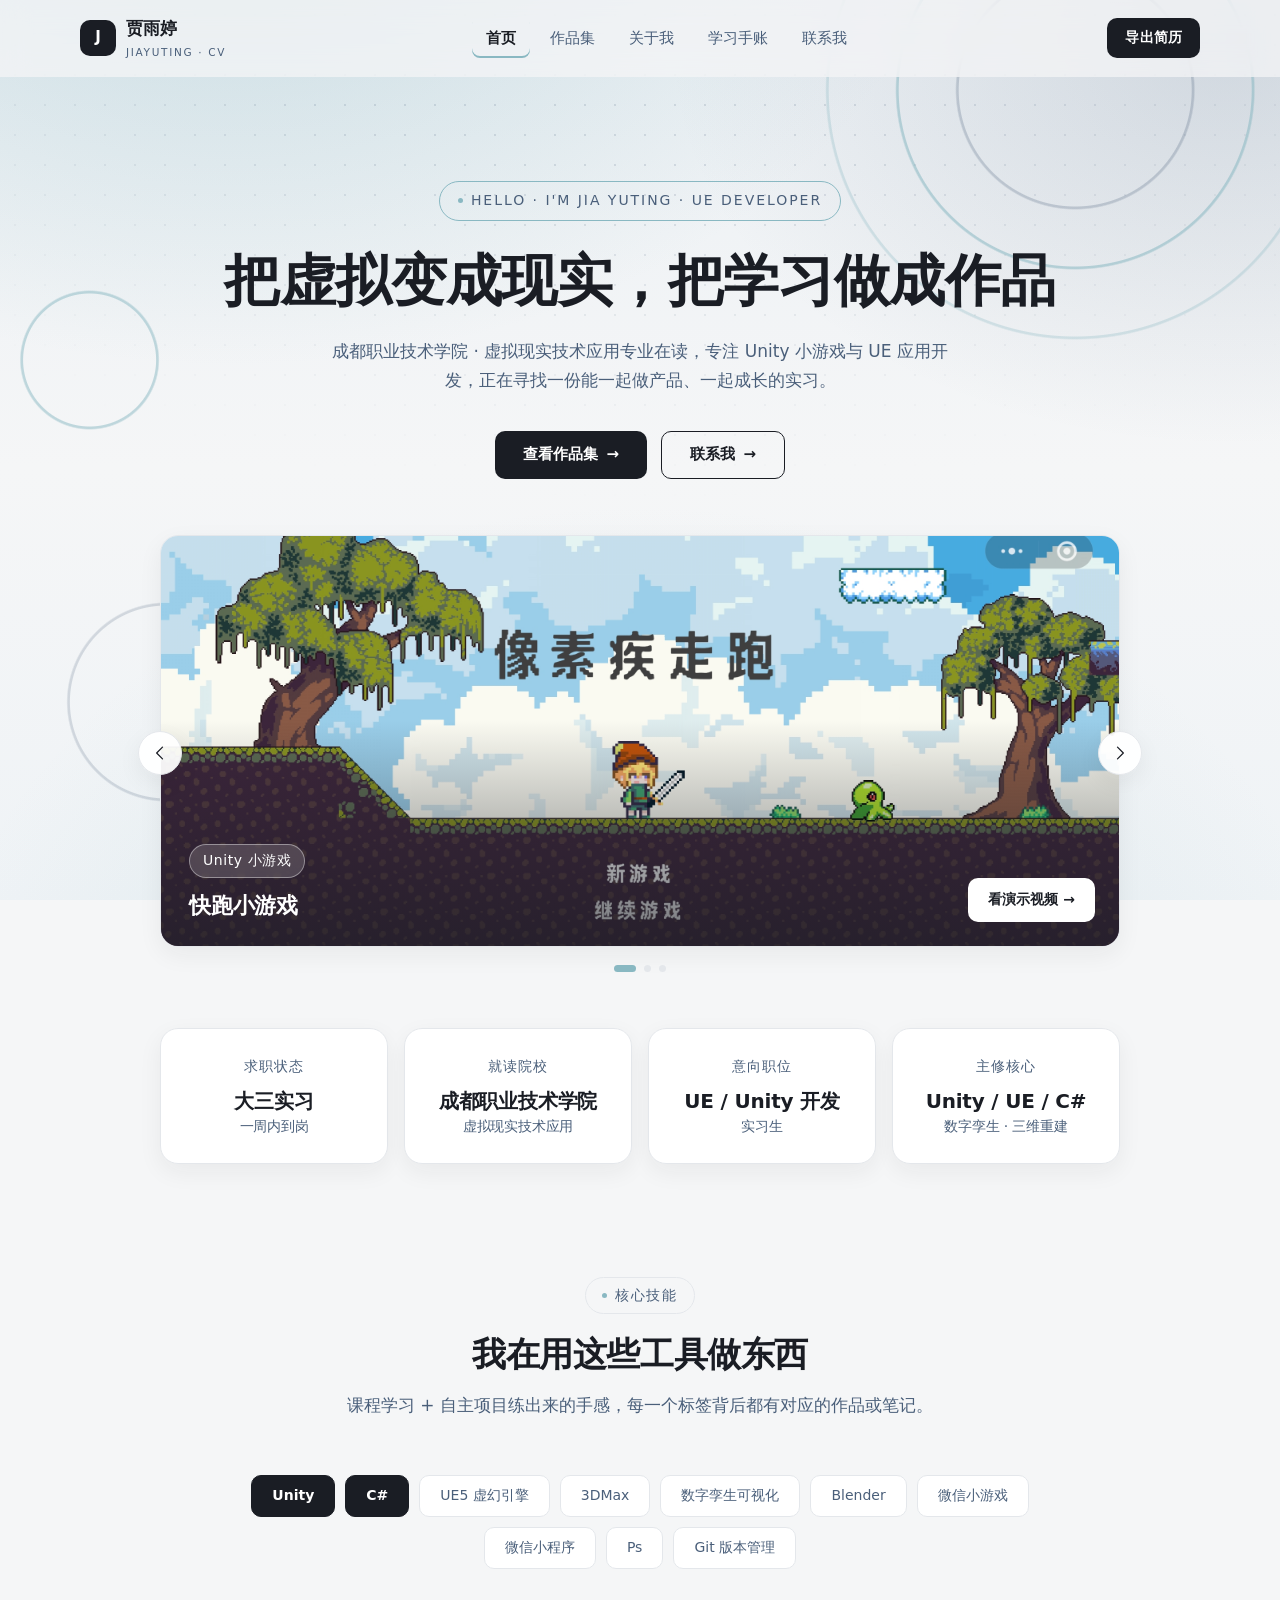
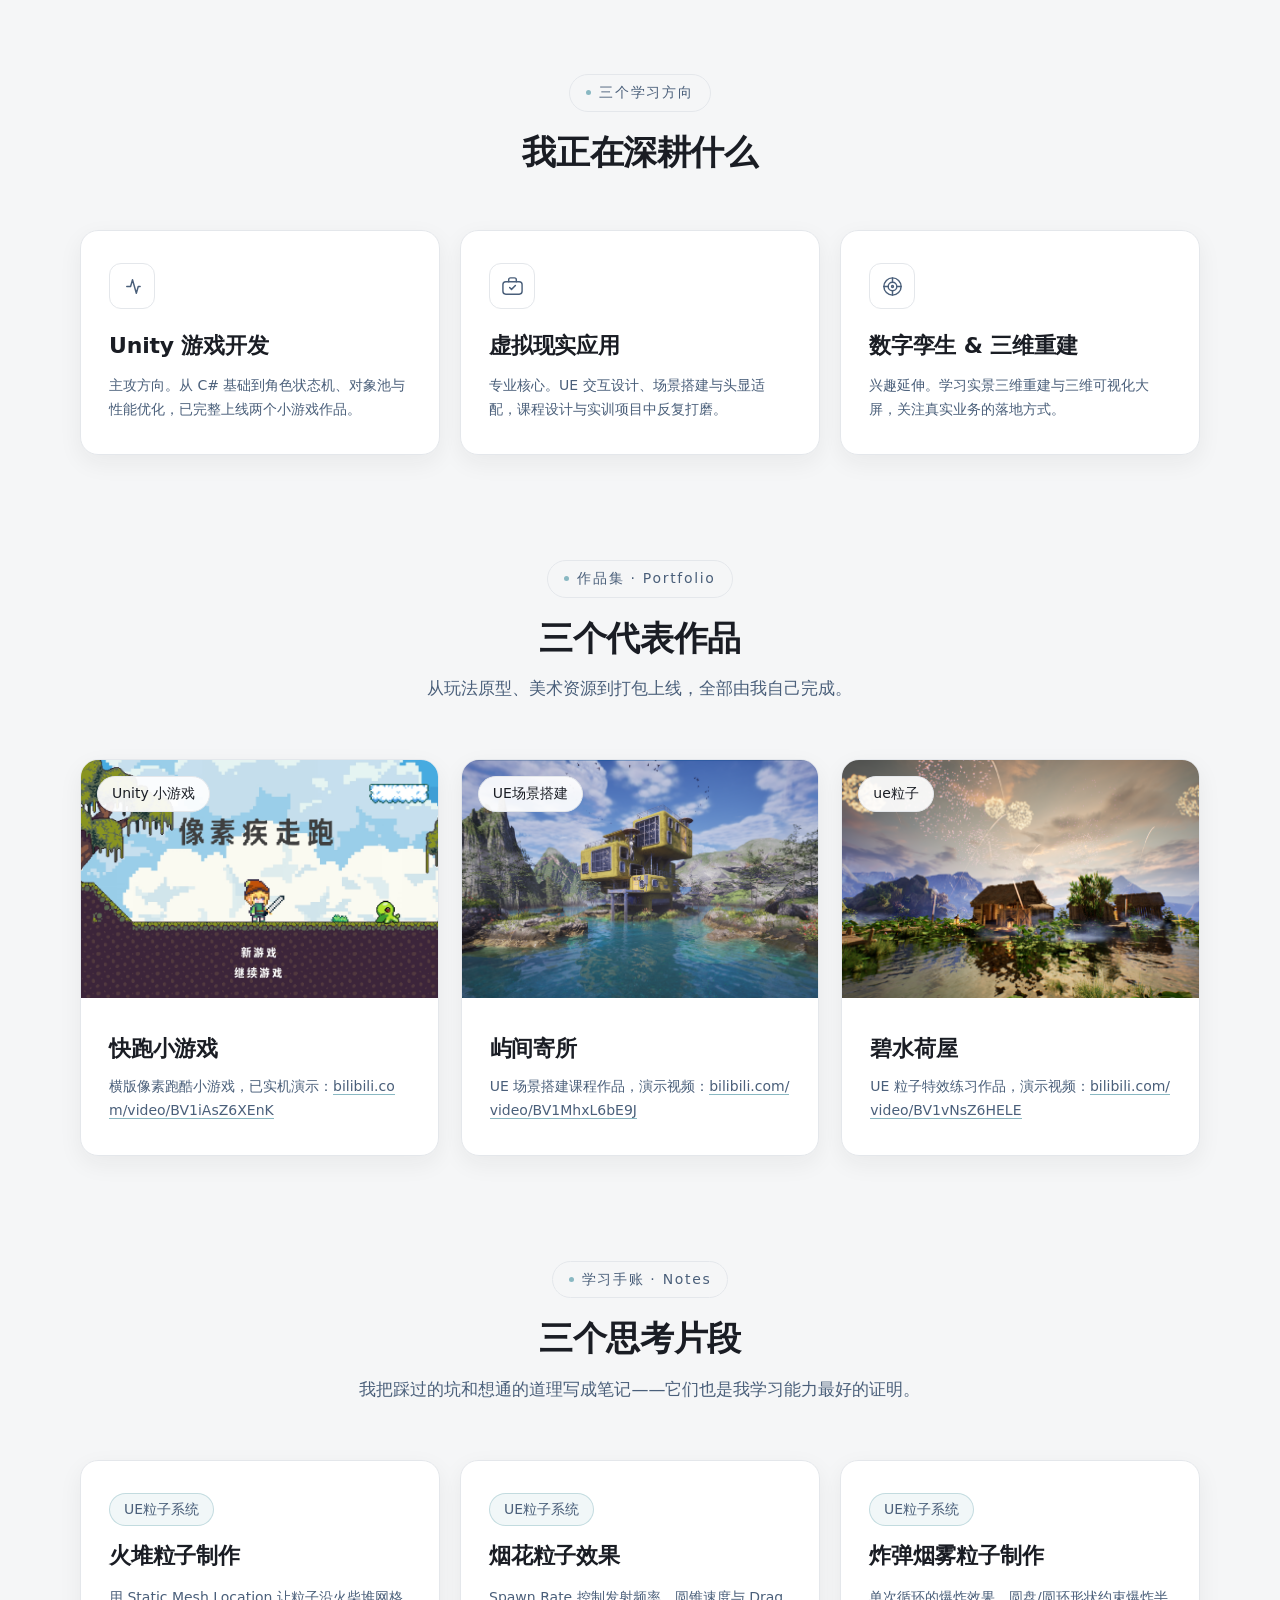
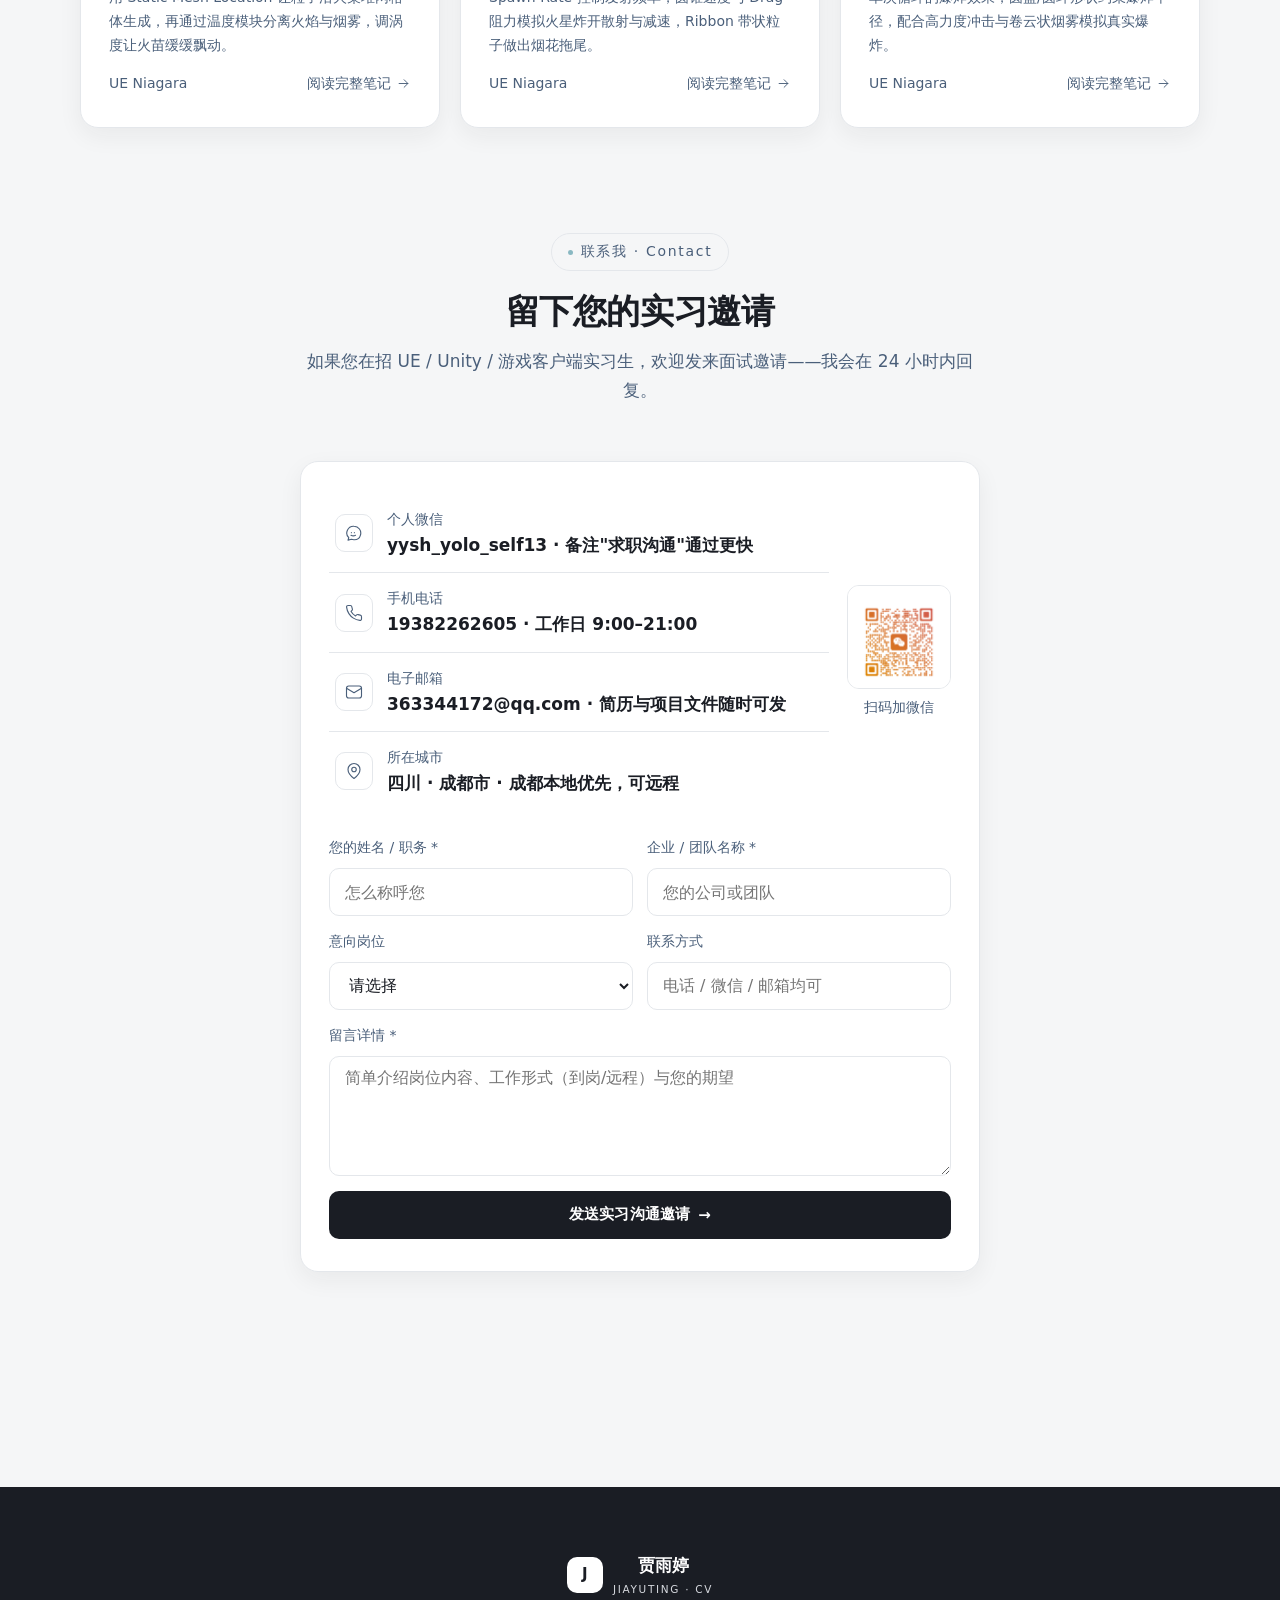
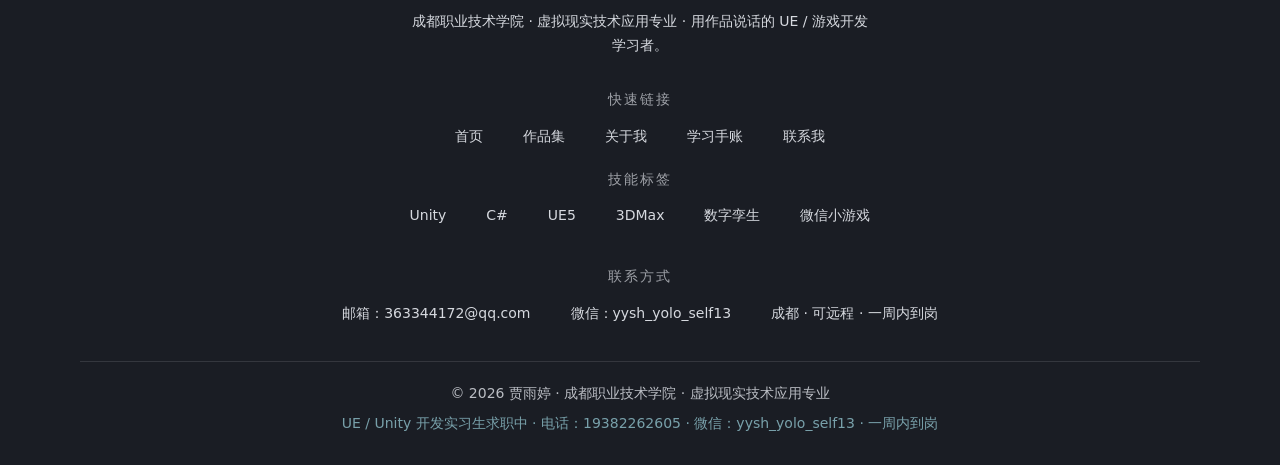
<file: index.html>
<!DOCTYPE html>
<html lang="zh-CN">
<head>
<meta charset="utf-8">
<meta name="viewport" content="width=device-width, initial-scale=1">
<title>贾雨婷 | 虚拟现实技术应用 · 求职简历与作品集</title>
<meta name="description" content="贾雨婷，成都职业技术学院虚拟现实技术应用专业毕业生，求职 UE 开发 / Unity 客户端开发实习。作品集含 Unity 小游戏、UE 场景、数字孪生与三维重建项目，附个人简历、学习笔记与联系方式。">
<meta name="keywords" content="贾雨婷,虚拟现实,Unity,UE5,小游戏,数字孪生,三维重建,求职,简历,成都职业技术学院">
<meta property="og:title" content="贾雨婷 | 虚拟现实技术应用 · 求职简历与作品集">
<meta property="og:description" content="成都职业技术学院虚拟现实技术应用专业 · 求职 UE / Unity 客户端开发实习 · 一周内到岗">
<meta property="og:type" content="website">
<link rel="icon" href="data:image/svg+xml,%3Csvg xmlns='http://www.w3.org/2000/svg' viewBox='0 0 64 64'%3E%3Ccircle cx='32' cy='32' r='30' fill='%23335372'/%3E%3Ctext x='32' y='44' font-size='32' font-weight='700' text-anchor='middle' fill='%23FFFFFF' font-family='Arial'%3EJ%3C/text%3E%3C/svg%3E">
<link rel="preconnect" href="https://miaoda.feishu.cn">
<link rel="stylesheet" href="https://miaoda.feishu.cn/fonts/css2?family=Inter:wght@400;500;600;700&family=Noto+Sans+SC:wght@400;500;600;700&display=swap">
<style>/* ============ 设计系统：极简高级克制质感风 ============ */
:root{
  --ink:#1A1D24;
  --text:#4A5F7A;
  --acc:#89B8C2;
  --bg:#F5F6F7;
  --card:#FFFFFF;
  --line:#E4E7EB;
  --dark:#1A1D24;
  --dark-txt:#D6D9DF;
  --shadow:0 8px 24px rgba(26,29,36,.06);
  --shadow-lg:0 14px 34px rgba(26,29,36,.12);
  --radius:18px;
  --t:.3s ease;
}
*{margin:0;padding:0;box-sizing:border-box}
html{scroll-behavior:smooth}
body{
  background:var(--bg);
  color:var(--text);
  font-family:"Inter","Noto Sans SC","Microsoft YaHei",system-ui,sans-serif;
  font-size:17px;line-height:1.7;
  -webkit-font-smoothing:antialiased;
  overflow-x:hidden;
}
img{display:block;max-width:100%}
a{color:inherit;text-decoration:none}
button{font-family:inherit;cursor:pointer;border:none;background:none;color:inherit}
ul{list-style:none}
:focus-visible{outline:2px solid var(--acc);outline-offset:2px;border-radius:4px}
::selection{background:rgba(137,184,194,.35)}

/* 背景装饰：蓝图制图风——明显色晕 + 点阵 + 描边圆环 */
.bg-scene{
  display:block;position:fixed;inset:0;z-index:0;pointer-events:none;
  background:
    radial-gradient(1200px 820px at 18% -14%, rgba(137,184,194,.38), transparent 60%),
    radial-gradient(1000px 700px at 96% 6%, rgba(74,95,122,.17), transparent 56%),
    radial-gradient(1100px 900px at 50% 122%, rgba(137,184,194,.24), transparent 66%),
    linear-gradient(180deg,#EBF0F4 0%,#F5F6F7 52%,#EFF3F6 100%);
}
.bg-scene::before{
  content:"";position:absolute;inset:0;
  background-image:radial-gradient(rgba(74,95,122,.16) 1.2px,transparent 1.4px);
  background-size:30px 30px;
  -webkit-mask-image:radial-gradient(ellipse 90% 68% at 50% 0%,#000 30%,transparent 82%);
  mask-image:radial-gradient(ellipse 90% 68% at 50% 0%,#000 30%,transparent 82%);
}
.bg-scene::after{
  content:"";position:absolute;inset:0;
  background:
    radial-gradient(circle at 84% 10%, transparent 116px, rgba(74,95,122,.25) 117px, rgba(74,95,122,.25) 118.5px, transparent 120px),
    radial-gradient(circle at 84% 10%, transparent 176px, rgba(137,184,194,.55) 177px, rgba(137,184,194,.55) 178.5px, transparent 180px),
    radial-gradient(circle at 84% 10%, transparent 246px, rgba(137,184,194,.30) 247px, rgba(137,184,194,.30) 248.5px, transparent 250px),
    radial-gradient(circle at 7% 40%, transparent 66px, rgba(137,184,194,.5) 67px, rgba(137,184,194,.5) 68.5px, transparent 70px),
    radial-gradient(circle at 13% 78%, transparent 96px, rgba(74,95,122,.20) 97px, rgba(74,95,122,.20) 98.5px, transparent 100px);
}
.bg-scene .blob{display:none}

.wrap{position:relative;z-index:1;max-width:1160px;margin:0 auto;padding:0 20px}

/* 按钮 */
.btn{
  display:inline-flex;align-items:center;justify-content:center;gap:8px;
  min-height:48px;padding:0 28px;border-radius:10px;
  font-size:15px;font-weight:600;letter-spacing:.01em;
  transition:all var(--t);
}
.btn-solid{background:var(--ink);color:#fff}
.btn-solid:hover{background:var(--text);transform:translateY(-2px)}
.btn-ghost{border:1.5px solid var(--ink);color:var(--ink);background:transparent}
.btn-ghost:hover{border-color:var(--acc);color:var(--acc);transform:translateY(-2px)}
.btn .arr{transition:transform var(--t)}
.btn:hover .arr{transform:translateX(3px)}

/* 页眉：固定顶部磨砂，滚动加深 */
.site-head{
  position:sticky;top:0;z-index:50;
  background:rgba(245,246,247,.72);
  backdrop-filter:blur(14px);-webkit-backdrop-filter:blur(14px);
  border-bottom:1px solid transparent;
  transition:background var(--t),border-color var(--t);
}
.site-head.scrolled{background:rgba(255,255,255,.95);border-bottom-color:var(--line);box-shadow:0 1px 14px rgba(26,29,36,.06)}
.pill{max-width:1160px;margin:0 auto;display:flex;align-items:center;gap:10px;padding:14px 20px}
.logo{display:flex;align-items:center;gap:10px;font-weight:700;font-size:17px;color:var(--ink)}
.logo-mark{
  width:36px;height:36px;border-radius:10px;flex:none;
  background:var(--ink);display:grid;place-items:center;
  color:#fff;font-size:15px;font-weight:700;
}
.logo .en{font-size:10.5px;font-weight:500;color:var(--text);letter-spacing:.16em}
.main-nav{display:flex;gap:6px;margin:0 auto}
.main-nav a{
  padding:8px 14px;border-radius:8px;font-size:14.5px;font-weight:500;color:var(--text);
  transition:color var(--t),background var(--t),box-shadow var(--t);
}
.main-nav a:hover{color:var(--ink);background:rgba(26,29,36,.05)}
.main-nav a.on{color:var(--ink);font-weight:600;box-shadow:inset 0 -2px 0 var(--acc);background:none}
.head-cta{flex:none}
.head-cta .btn{min-height:40px;padding:0 18px;font-size:14px}
.menu-btn{display:none;width:42px;height:42px;border-radius:10px;border:1px solid var(--line);place-items:center;background:#fff}
.menu-btn svg{width:20px;height:20px;stroke:var(--ink)}

/* 移动端抽屉 */
.drawer{position:fixed;inset:0;z-index:60;visibility:hidden;opacity:0;overflow:hidden;transition:opacity .3s ease,visibility .3s ease}
.drawer.open{visibility:visible;opacity:1}
.drawer-mask{position:absolute;inset:0;background:rgba(26,29,36,.4)}
.drawer-panel{
  position:absolute;right:0;top:0;bottom:0;width:min(320px,84vw);
  background:#fff;border-left:1px solid var(--line);
  padding:22px;display:flex;flex-direction:column;gap:4px;
  transform:translateX(100%);transition:transform .3s ease;
}
.drawer.open .drawer-panel{transform:none}
.drawer-panel a{padding:13px 14px;border-radius:10px;font-size:16px;color:var(--text)}
.drawer-panel a:hover{background:rgba(26,29,36,.04);color:var(--ink)}
.drawer-panel .btn{margin-top:14px}
.drawer-close{position:absolute;top:16px;right:16px;width:38px;height:38px;border-radius:10px;border:1px solid var(--line);display:grid;place-items:center;background:#fff}

/* 视图 */
.view{display:none}
.view.on{display:block;animation:viewIn .3s ease}
@keyframes viewIn{from{opacity:0;transform:translateY(8px)}to{opacity:1;transform:none}}

/* 区块：大量留白 */
.sec{padding:90px 0}
.sec[id]{scroll-margin-top:90px}
.sec-head{max-width:760px;margin:0 auto 56px;text-align:center}
.eyebrow{
  display:inline-flex;align-items:center;gap:8px;
  padding:6px 16px;border-radius:99px;
  background:none;border:1px solid var(--line);
  font-size:14px;font-weight:500;
  color:var(--text);letter-spacing:.12em;margin-bottom:18px;
}
.eyebrow::before{content:"";width:5px;height:5px;border-radius:50%;background:var(--acc)}
.sec-head h2{font-size:clamp(26px,3.6vw,34px);font-weight:600;line-height:1.3;letter-spacing:-.4px;color:var(--ink)}
.sec-head .sub{color:var(--text);margin-top:14px;font-size:17px;max-width:62ch;margin-left:auto;margin-right:auto}

/* 卡片基底 */
.win{
  position:relative;border:1px solid var(--line);border-radius:var(--radius);
  background:var(--card);
  box-shadow:var(--shadow);
  overflow:hidden;
  transition:transform var(--t),box-shadow var(--t),border-color var(--t);
}
.win:hover{transform:translateY(-4px);box-shadow:var(--shadow-lg);border-color:var(--acc)}

.rv{opacity:0;transform:translateY(16px);transition:opacity .3s ease,transform .3s ease}
.rv.in{opacity:1;transform:none}

.wave-sep{display:none}

/* ===== 首页 ===== */
.hero{padding:88px 20px 8px;text-align:center}
.hero-badge{
  display:inline-flex;align-items:center;gap:8px;
  padding:7px 18px;border-radius:99px;border:1px solid var(--acc);
  background:none;font-size:14px;font-weight:500;color:var(--text);margin-bottom:26px;
  letter-spacing:.14em;
}
.hero-badge i{width:5px;height:5px;border-radius:50%;background:var(--acc)}
.hero h1{font-size:clamp(32px,5.4vw,56px);font-weight:700;line-height:1.22;letter-spacing:-.6px;color:var(--ink);max-width:22ch;margin:0 auto}
.hero h1 .grad{color:var(--ink)}
.hero-sub{color:var(--text);margin:22px auto 0;font-size:17px;max-width:58ch}
.hero-cta{display:flex;flex-wrap:wrap;justify-content:center;gap:14px;margin-top:36px}

.carousel{position:relative;max-width:960px;margin:56px auto 0;z-index:1}
.car-viewport{overflow:hidden;border-radius:var(--radius);box-shadow:var(--shadow);border:1px solid var(--line)}
.car-track{display:flex;transition:transform .3s ease}
.car-card{flex:0 0 100%;position:relative;aspect-ratio:21/9;overflow:hidden;background:#E4E7EB}
.car-card img{width:100%;height:100%;object-fit:cover}
.car-card::after{content:"";position:absolute;inset:0;background:linear-gradient(180deg,transparent 45%,rgba(26,29,36,.62) 100%)}
.car-info{position:absolute;left:28px;bottom:22px;z-index:2;text-align:left;color:#fff}
.car-info .tag{
  display:inline-block;padding:4px 13px;border-radius:99px;margin-bottom:9px;
  background:rgba(255,255,255,.16);border:1px solid rgba(255,255,255,.4);
  font-size:14px;font-weight:500;letter-spacing:.04em;backdrop-filter:blur(6px);
}
.car-info h3{font-size:clamp(17px,2.4vw,22px);font-weight:600;letter-spacing:-.2px}
.car-cta{
  position:absolute;right:24px;bottom:24px;z-index:2;
  display:inline-flex;align-items:center;gap:6px;
  padding:10px 20px;border-radius:10px;background:#fff;color:var(--ink);
  font-size:14px;font-weight:600;
  transition:all var(--t);
}
.car-cta:hover{color:var(--acc)}
.car-btn{
  position:absolute;top:50%;transform:translateY(-50%);z-index:3;
  width:44px;height:44px;border-radius:50%;background:rgba(255,255,255,.94);
  display:grid;place-items:center;box-shadow:var(--shadow);border:1px solid var(--line);
  transition:all var(--t);
}
.car-btn:hover{border-color:var(--acc)}
.car-btn svg{width:20px;height:20px;stroke:var(--ink)}
.car-prev{left:-8px}.car-next{right:-8px}
.car-dots{display:flex;justify-content:center;gap:8px;margin-top:18px}
.car-dot{width:7px;height:7px;border-radius:99px;background:#E4E7EB;transition:all var(--t)}
.car-dot.on{width:22px;background:var(--acc)}

/* 数据条 */
.hero-stats{display:grid;grid-template-columns:repeat(4,1fr);gap:16px;max-width:960px;margin:56px auto 0}
.hstat{
  padding:26px 14px;border-radius:var(--radius);
  background:var(--card);border:1px solid var(--line);
  box-shadow:var(--shadow);text-align:center;
  transition:transform var(--t),border-color var(--t);
}
.hstat:hover{transform:translateY(-4px);border-color:var(--acc)}
.hstat .k{font-size:14px;font-weight:400;color:var(--text);letter-spacing:.08em;margin-bottom:8px}
.hstat .n{font-size:20px;font-weight:600;color:var(--ink);line-height:1.4;letter-spacing:-.2px}
.hstat .n small{display:block;font-size:14px;font-weight:400;color:var(--text);margin-top:2px}

/* 技能标签云 */
.skills{display:flex;flex-wrap:wrap;justify-content:center;gap:10px;max-width:860px;margin:0 auto}
.skl{
  padding:8px 20px;border-radius:10px;border:1px solid var(--line);
  background:#fff;font-size:14px;font-weight:400;color:var(--text);
  transition:all var(--t);
}
.skl:hover{border-color:var(--acc);color:var(--ink);transform:translateY(-2px)}
.skl.hl{background:var(--ink);color:#fff;border-color:var(--ink);font-weight:600}

/* 三方向 */
.dir-grid{display:grid;grid-template-columns:1fr;gap:20px}
.dir{padding:32px 28px}
.dir .ic{width:46px;height:46px;border-radius:12px;display:grid;place-items:center;background:none;border:1px solid var(--line);margin-bottom:18px}
.dir .ic svg{width:23px;height:23px;stroke:var(--text)}
.dir h3{font-size:22px;font-weight:600;letter-spacing:-.2px;margin-bottom:10px;color:var(--ink)}
.dir p{color:var(--text);font-size:14px;line-height:1.7}

/* 精选作品（首页） */
.pick-grid{display:grid;grid-template-columns:1fr;gap:22px}
.pick{border-radius:var(--radius);overflow:hidden;border:1px solid var(--line);background:var(--card);box-shadow:var(--shadow);transition:transform var(--t),box-shadow var(--t),border-color var(--t);display:block}
.pick:hover{transform:translateY(-4px);box-shadow:var(--shadow-lg);border-color:var(--acc)}
.pick-img{aspect-ratio:3/2;overflow:hidden;position:relative;background:#E4E7EB}
.pick-img img{width:100%;height:100%;object-fit:cover;transition:transform .3s ease}
.pick:hover .pick-img img{transform:scale(1.04)}
.pick-img .tag{position:absolute;top:16px;left:16px;padding:5px 14px;border-radius:99px;font-size:14px;font-weight:500;background:rgba(255,255,255,.92);border:1px solid var(--line);color:var(--ink)}
.pick-bd{padding:32px 28px}
.pick-bd h3{font-size:22px;font-weight:600;letter-spacing:-.2px;margin-bottom:8px;color:var(--ink)}
.pick-bd p{color:var(--text);font-size:14px;line-height:1.7}
.pick-bd p a{color:var(--text);font-weight:500;text-decoration:none;word-break:break-all;border-bottom:1px solid var(--acc)}
.pick-bd p a:hover{color:var(--acc);border-color:var(--acc)}
.center-cta{text-align:center;margin-top:44px}

/* 内页头 */
.page-hero{padding:72px 20px 8px;text-align:center}
.page-hero .crumb{font-size:14px;color:var(--text);margin-bottom:18px}
.page-hero .crumb a:hover{color:var(--acc)}
.page-hero h1{font-size:clamp(28px,4vw,34px);font-weight:600;line-height:1.3;letter-spacing:-.4px;color:var(--ink)}
.page-hero h1 .grad{color:var(--ink)}
.page-hero .sub{color:var(--text);margin:18px auto 0;max-width:62ch;font-size:17px}

/* ===== 关于我 ===== */
.story{display:grid;grid-template-columns:1fr;gap:36px;align-items:center}
.story-img{border-radius:var(--radius);overflow:hidden;box-shadow:var(--shadow);border:1px solid var(--line);aspect-ratio:16/10}
.story-img img{width:100%;height:100%;object-fit:cover}
.story-txt h3{font-size:clamp(21px,3vw,28px);font-weight:600;letter-spacing:-.3px;margin-bottom:16px;color:var(--ink)}
.story-txt p{color:var(--text);margin-bottom:14px;font-size:17px;line-height:1.7}
.story-txt p b{color:var(--ink);font-weight:600}
.mission{
  border-radius:var(--radius);border:1px solid var(--line);
  background:var(--card);
  padding:32px 28px;text-align:center;
  box-shadow:var(--shadow);
}
.mission h3{font-size:22px;font-weight:600;letter-spacing:-.2px;margin-bottom:12px;color:var(--ink)}
.mission p{color:var(--text);font-size:17px;line-height:1.7;max-width:60ch;margin:0 auto}
/* 简历双栏卡 */
.resume-grid{display:grid;grid-template-columns:1fr;gap:20px}
.res{padding:32px 28px}
.res h3{font-size:22px;font-weight:600;letter-spacing:-.2px;margin-bottom:16px;color:var(--ink);display:flex;align-items:center;gap:12px}
.res h3 .ic{width:36px;height:36px;flex:none;border-radius:10px;display:grid;place-items:center;background:none;border:1px solid var(--line)}
.res h3 .ic svg{width:18px;height:18px;stroke:var(--text)}
.res .big{font-size:17px;font-weight:600;color:var(--ink)}
.res .when{font-size:14px;color:var(--text);margin:4px 0 12px;letter-spacing:.02em}
.res p{color:var(--text);font-size:14px;line-height:1.7;margin-bottom:8px}
.res .tags{display:flex;flex-wrap:wrap;gap:8px}
.res .tags span{padding:5px 14px;border-radius:99px;border:1px solid var(--line);font-size:14px;color:var(--text);background:none}
/* 技能 */
.skill-grid{display:grid;grid-template-columns:1fr;gap:20px}
.skill-card{padding:32px 28px}
.skill-card h3{font-size:22px;font-weight:600;letter-spacing:-.2px;margin-bottom:14px;color:var(--ink)}
.skill-card .tags{display:flex;flex-wrap:wrap;gap:8px}
.skill-card .tags span{padding:5px 14px;border-radius:99px;border:1px solid var(--line);font-size:14px;color:var(--text);background:none}
.skill-card .tags .core{background:var(--ink);color:#fff;border-color:var(--ink);font-weight:500}
/* 在校经历时间线 */
.tl{display:grid;grid-template-columns:1fr;gap:0}
.tl-item{position:relative;padding:0 0 30px 26px;border-left:1px solid var(--line);margin-left:9px}
.tl-item::before{content:"";position:absolute;left:-6px;top:6px;width:10px;height:10px;border-radius:50%;background:#fff;border:2px solid var(--acc)}
.tl-item:last-child{border-left-color:transparent}
.tl-time{font-size:14px;font-weight:500;color:var(--text);letter-spacing:.04em}
.tl-item h4{font-size:17px;font-weight:600;margin:6px 0 8px;color:var(--ink)}
.tl-item p{color:var(--text);font-size:14px;line-height:1.7}
/* 荣誉 */
.honor-chips{display:flex;flex-wrap:wrap;justify-content:center;gap:10px;max-width:760px;margin:0 auto}
.honor-chips .chip{padding:9px 20px;border-radius:10px;border:1px solid var(--line);font-size:14px;font-weight:400;color:var(--text);background:#fff;display:inline-flex;align-items:center;gap:8px}
.honor-chips .chip svg{width:15px;height:15px;stroke:var(--text);flex:none}

/* ===== 学习手账 ===== */
.note-grid{display:grid;grid-template-columns:1fr;gap:20px}
.note{padding:32px 28px;display:flex;flex-direction:column;gap:14px}
.note .tag{align-self:flex-start;padding:4px 14px;border-radius:99px;font-size:14px;font-weight:400;background:rgba(137,184,194,.12);border:1px solid rgba(137,184,194,.45);color:var(--text)}
.note h3{font-size:22px;font-weight:600;letter-spacing:-.2px;color:var(--ink);line-height:1.45}
.note p{color:var(--text);font-size:14px;line-height:1.7;flex:1}
.note .meta{display:flex;justify-content:space-between;align-items:center;font-size:14px;color:var(--text)}
.note .more{display:inline-flex;align-items:center;gap:5px;font-size:14px;font-weight:500;color:var(--text);background:none;transition:color var(--t)}
.note .more:hover{color:var(--acc)}
.note .more svg{width:15px;height:15px;stroke:currentColor;transition:transform var(--t)}
.note .more:hover svg{transform:translateX(3px)}

/* ===== 联系我 ===== */
.contact-stack{max-width:680px;margin:0 auto}
.cinfo-stack{display:flex;gap:18px;align-items:center;margin-bottom:26px}
.cinfo-rows{flex:1;min-width:0;display:flex;flex-direction:column}
.cinfo-qr{flex:none;display:flex;flex-direction:column;align-items:center;gap:7px;text-decoration:none}
.cinfo-qr img{width:104px;height:104px;object-fit:cover;border-radius:12px;border:1px solid var(--line);display:block;transition:transform var(--t),box-shadow var(--t)}
.cinfo-qr:hover img{transform:translateY(-4px);box-shadow:var(--shadow-lg);border-color:var(--acc)}
.cinfo-qr span{font-size:14px;color:var(--text)}
@media (max-width:767px){.cinfo-qr img{width:82px;height:82px}}
.cinfo-row{display:flex;gap:14px;align-items:center;padding:14px 6px;border-bottom:1px solid var(--line)}
.cinfo-row:last-child{border-bottom:none}
.cinfo-row .ic{width:38px;height:38px;flex:none;border-radius:10px;display:grid;place-items:center;background:none;border:1px solid var(--line)}
.cinfo-row .ic svg{width:18px;height:18px;stroke:var(--text)}
.cinfo-row h4{font-size:14px;color:var(--text);font-weight:400;margin-bottom:1px}
.cinfo-row p{font-size:17px;font-weight:600;color:var(--ink);line-height:1.5}
.cform{padding:32px 28px}
.form-success{background:rgba(137,184,194,.14);border:1px solid var(--acc);color:var(--ink);font-size:14px;font-weight:500;padding:13px 16px;border-radius:10px;margin-bottom:14px}
.form-row{display:grid;grid-template-columns:1fr;gap:14px;margin-bottom:14px}
.field label{display:block;font-size:14px;color:var(--text);margin-bottom:8px;font-weight:400}
.field input,.field textarea,.field select{
  width:100%;min-height:48px;padding:11px 15px;border-radius:10px;
  border:1px solid var(--line);background:#fff;color:var(--ink);
  font-family:inherit;font-size:16px;transition:border-color var(--t);
}
.field textarea{min-height:120px;resize:vertical}
.field input:focus,.field textarea:focus,.field select:focus{outline:none;border-color:var(--acc)}
.cform .btn{width:100%;margin-top:6px}

/* 页脚：深色区块 */
.site-foot{position:relative;z-index:1;background:var(--dark);color:var(--dark-txt);padding:64px 0 30px;margin-top:110px}
.foot-grid{display:grid;grid-template-columns:1fr;gap:24px;text-align:center}
.foot-brand .logo{justify-content:center;margin-bottom:12px;color:#fff}
.foot-brand .logo .en{color:var(--dark-txt)}
.foot-brand .logo-mark{background:#fff;color:var(--ink)}
.foot-brand p{color:var(--dark-txt);font-size:14px;max-width:52ch;margin:0 auto;line-height:1.7}
.foot-links{display:flex;flex-wrap:wrap;justify-content:center;gap:6px 8px}
.foot-links a{padding:7px 16px;border-radius:8px;color:var(--dark-txt);font-size:14px;transition:color var(--t)}
.foot-links a:hover{color:var(--acc)}
.foot-links .grp{width:100%;font-size:14px;color:var(--dark-txt);letter-spacing:.14em;margin-top:6px;opacity:.7}
.foot-bottom{border-top:1px solid rgba(214,217,223,.16);margin-top:28px;padding-top:20px;display:flex;flex-direction:column;gap:6px;align-items:center;color:var(--dark-txt);font-size:14px;text-align:center;opacity:.85}
.foot-bottom .intent{color:var(--acc);font-weight:500}

.toast{
  position:fixed;left:50%;bottom:34px;transform:translateX(-50%) translateY(20px);
  background:#fff;border:1px solid var(--acc);color:var(--ink);
  padding:13px 24px;border-radius:10px;font-size:14px;font-weight:500;
  opacity:0;visibility:hidden;transition:all .3s ease;z-index:100;
  box-shadow:var(--shadow-lg);
}
.toast.show{opacity:1;visibility:visible;transform:translateX(-50%) translateY(0)}

/* ===== 响应式 ===== */
@media (min-width:768px){
  .sec{padding:105px 0}
  .hero{padding:104px 20px 8px}
  .dir-grid{grid-template-columns:repeat(3,1fr)}
  .pick-grid{grid-template-columns:repeat(3,1fr)}
  .story{grid-template-columns:1fr 1fr;gap:56px}
  .resume-grid{grid-template-columns:repeat(2,1fr)}
  .skill-grid{grid-template-columns:repeat(3,1fr)}
  .tl{grid-template-columns:repeat(3,1fr);gap:0 44px}
  .tl-item{margin-left:0}
  .note-grid{grid-template-columns:repeat(3,1fr)}
  .form-row{grid-template-columns:1fr 1fr}
  .car-prev{left:-22px}.car-next{right:-22px}
}
@media (max-width:767px){
  .car-card{aspect-ratio:4/3}
  .hero-stats{grid-template-columns:repeat(2,1fr)}
  .car-info{left:18px;bottom:16px}
  .car-cta{right:14px;bottom:14px;padding:7px 14px;font-size:14px}
  .car-btn{width:38px;height:38px}
  .sec{padding:72px 0}
  .hero{padding:64px 20px 8px}
}
@media (max-width:959px){
  .main-nav{display:none}
  .menu-btn{display:grid}
  .head-cta{display:none}
}
@media (min-width:960px){
  .main-nav{display:flex}
  .menu-btn{display:none}
}
@media (prefers-reduced-motion:reduce){
  *,*::before,*::after{animation:none!important;transition:none!important}
  html{scroll-behavior:auto}
  .rv{opacity:1;transform:none}
}
/* 打印：导出简历（打印"关于我"视图为 A4） */
@media print{
  body{background:#fff!important;color:#000!important;font-size:13px}
  .site-head,.drawer,.bg-scene,.toast,.wave-sep,.page-hero .crumb,.hero-cta,.foot-links{display:none!important}
  .view{display:none!important}
  .view#view-about{display:block!important}
  .view .rv{opacity:1!important;transform:none!important}
  .view .sec{padding:10px 0!important}
  .win,.res,.mission,.skill-card{box-shadow:none!important;border:1px solid #d7dee6!important;background:#fff!important;break-inside:avoid}
  .site-foot{background:#fff!important}
  .foot-bottom{display:none!important}
  a{color:#000!important}
}
</style>
</head>
<body>
<div class="bg-scene" aria-hidden="true"><span class="blob blob-c"></span><span class="blob blob-v"></span></div>

<svg width="0" height="0" style="position:absolute" aria-hidden="true">
  <symbol id="ic-wave" viewBox="0 0 1440 64" preserveAspectRatio="none"><path fill="currentColor" d="M0,32 C240,64 480,0 720,24 C960,48 1200,56 1440,28 L1440,64 L0,64 Z" opacity=".55"/><path fill="currentColor" d="M0,44 C260,68 520,16 760,36 C1000,56 1240,60 1440,40 L1440,64 L0,64 Z"/></symbol>
  <symbol id="ic-medal" viewBox="0 0 24 24"><circle cx="12" cy="9" r="6" fill="none" stroke-width="1.5" stroke-linecap="round"/><path d="M8.5 14L7 22l5-2.5L17 22l-1.5-8" fill="none" stroke-width="1.5" stroke-linecap="round" stroke-linejoin="round"/></symbol>
</svg>

<!-- ===== 页眉 ===== -->
<header class="site-head">
  <div class="pill">
    <a class="logo" href="#/home" aria-label="贾雨婷个人站首页">
      <span class="logo-mark">J</span>
      <span>贾雨婷<span class="en" style="display:block;margin-top:1px">JIAYUTING · CV</span></span>
    </a>
    <nav class="main-nav" aria-label="主导航">
      <a href="#/home" data-nav="home">首页</a>
      <a href="#/home#sec-works" data-nav="works">作品集</a>
      <a href="#/about" data-nav="about">关于我</a>
      <a href="#/home#sec-notes" data-nav="notes">学习手账</a>
      <a href="#/home#sec-contact" data-nav="contact">联系我</a>
    </nav>
    <div class="head-cta"><button class="btn btn-solid" id="exportBtn" type="button">导出简历</button></div>
    <button class="menu-btn" id="menuBtn" aria-label="打开菜单" aria-expanded="false">
      <svg viewBox="0 0 24 24" fill="none" stroke-width="1.5" stroke-linecap="round"><path d="M4 6h16M4 12h16M4 18h16"/></svg>
    </button>
  </div>
</header>

<!-- 移动端抽屉 -->
<div class="drawer" id="drawer" role="dialog" aria-modal="true" aria-label="移动端菜单">
  <div class="drawer-mask" id="drawerMask"></div>
  <nav class="drawer-panel" aria-label="移动端导航">
    <button class="drawer-close" id="drawerClose" aria-label="关闭菜单">
      <svg viewBox="0 0 24 24" fill="none" stroke-width="1.5" stroke-linecap="round" width="18" height="18"><path d="M6 6l12 12M18 6L6 18"/></svg>
    </button>
    <a href="#/home" data-nav="home">首页</a>
    <a href="#/home#sec-works" data-nav="works">作品集</a>
    <a href="#/about" data-nav="about">关于我</a>
    <a href="#/home#sec-notes" data-nav="notes">学习手账</a>
    <a href="#/home#sec-contact" data-nav="contact">联系我</a>
    <button class="btn btn-solid" id="exportBtnM" type="button" style="width:100%">导出简历</button>
  </nav>
</div>

<main id="main">

<!-- ============ 首页 ============ -->
<section class="view on" id="view-home" data-title="贾雨婷 | 虚拟现实技术应用 · 求职简历与作品集" data-desc="贾雨婷，成都职业技术学院虚拟现实技术应用专业毕业生，求职 UE 开发 / Unity 客户端开发实习。作品集含 Unity 小游戏、UE 场景、数字孪生与三维重建项目。">

  <div class="wrap hero">
    <span class="hero-badge"><i></i>HELLO · I'M JIA YUTING · UE DEVELOPER</span>
    <h1>把虚拟变成现实，<span class="grad">把学习做成作品</span></h1>
    <p class="hero-sub">成都职业技术学院 · 虚拟现实技术应用专业在读，专注 Unity 小游戏与 UE 应用开发，正在寻找一份能一起做产品、一起成长的实习。</p>
    <div class="hero-cta">
      <a class="btn btn-solid" href="#/home#sec-works">查看作品集<span class="arr">→</span></a>
      <a class="btn btn-ghost" href="#/home#sec-contact">联系我<span class="arr">→</span></a>
    </div>

    <div class="carousel" id="carousel" aria-label="精选项目轮播">
      <button class="car-btn car-prev" id="carPrev" aria-label="上一个项目">
        <svg viewBox="0 0 24 24" fill="none" stroke-width="1.5" stroke-linecap="round" stroke-linejoin="round"><path d="M15 5l-7 7 7 7"/></svg>
      </button>
      <div class="car-viewport">
        <div class="car-track" id="carTrack">
          <a class="car-card" href="https://www.bilibili.com/video/BV1iAsZ6XEnK/?share_source=copy_web&vd_source=a419d237f3da3a919b46c823ed81862a" target="_blank" rel="noopener"><img src="images/kuai-pao.jpg" alt="Unity 像素风小游戏《快跑》实机演示画面" width="1100" height="630"><span class="car-info"><span class="tag">Unity 小游戏</span><h3>快跑小游戏</h3></span><span class="car-cta">看演示视频 →</span></a>
          <a class="car-card" href="https://www.bilibili.com/video/BV1MhxL6bE9J/?share_source=copy_web&vd_source=a419d237f3da3a919b46c823ed81862a" target="_blank" rel="noopener"><img src="images/yu-jian-ji-suo.png" alt="UE 虚幻引擎海岛场景《屿间寄所》" width="1100" height="630"><span class="car-info"><span class="tag">UE场景搭建</span><h3>屿间寄所</h3></span><span class="car-cta">看演示视频 →</span></a>
          <a class="car-card" href="https://www.bilibili.com/video/BV1vNsZ6HELE/?share_source=copy_web&vd_source=a419d237f3da3a919b46c823ed81862a" target="_blank" rel="noopener"><img src="images/bi-shui-he-wu.png" alt="UE 粒子特效场景《碧水荷屋》夜景烟花" width="1100" height="630"><span class="car-info"><span class="tag">ue粒子</span><h3>碧水荷屋</h3></span><span class="car-cta">看演示视频 →</span></a>
        </div>
      </div>
      <button class="car-btn car-next" id="carNext" aria-label="下一个项目">
        <svg viewBox="0 0 24 24" fill="none" stroke-width="1.5" stroke-linecap="round" stroke-linejoin="round"><path d="M9 5l7 7-7 7"/></svg>
      </button>
      <div class="car-dots" id="carDots" role="tablist" aria-label="轮播指示器"></div>
    </div>

    <div class="hero-stats">
      <div class="hstat"><div class="k">求职状态</div><div class="n">大三实习<small>一周内到岗</small></div></div>
      <div class="hstat"><div class="k">就读院校</div><div class="n">成都职业技术学院<small>虚拟现实技术应用</small></div></div>
      <div class="hstat"><div class="k">意向职位</div><div class="n">UE / Unity 开发<small>实习生</small></div></div>
      <div class="hstat"><div class="k">主修核心</div><div class="n">Unity / UE / C#<small>数字孪生 · 三维重建</small></div></div>
    </div>
  </div>

  <div class="wave-sep" aria-hidden="true"><svg viewBox="0 0 1440 64" preserveAspectRatio="none"><use href="#ic-wave"/></svg></div>

  <div class="sec">
    <div class="wrap">
      <div class="sec-head rv">
        <span class="eyebrow">核心技能</span>
        <h2>我在用这些工具做东西</h2>
        <p class="sub">课程学习 + 自主项目练出来的手感，每一个标签背后都有对应的作品或笔记。</p>
      </div>
      <div class="skills rv">
        <span class="skl hl">Unity</span>
        <span class="skl hl">C#</span>
        <span class="skl">UE5 虚幻引擎</span>
        <span class="skl">3DMax</span>
        <span class="skl">数字孪生可视化</span>
        <span class="skl">Blender</span>
        <span class="skl">微信小游戏</span>
        <span class="skl">微信小程序</span>
        <span class="skl">Ps</span>
        <span class="skl">Git 版本管理</span>
      </div>
    </div>
  </div>

  <div class="sec" style="padding-top:0">
    <div class="wrap">
      <div class="sec-head rv">
        <span class="eyebrow">三个学习方向</span>
        <h2>我正在深耕什么</h2>
      </div>
      <div class="dir-grid">
        <article class="win dir rv">
          <div class="ic"><svg viewBox="0 0 24 24" fill="none" stroke-width="1.5" stroke-linecap="round" stroke-linejoin="round"><path d="M6 12h4l2-7 4 14 2-7h2"/></svg></div>
          <h3>Unity 游戏开发</h3>
          <p>主攻方向。从 C# 基础到角色状态机、对象池与性能优化，已完整上线两个小游戏作品。</p>
        </article>
        <article class="win dir rv">
          <div class="ic"><svg viewBox="0 0 24 24" fill="none" stroke-width="1.5" stroke-linecap="round" stroke-linejoin="round"><rect x="2" y="7" width="20" height="13" rx="3"/><path d="M8 7V5a2 2 0 012-2h4a2 2 0 012 2v2"/><path d="M9 13l2 2 4-4"/></svg></div>
          <h3>虚拟现实应用</h3>
          <p>专业核心。UE 交互设计、场景搭建与头显适配，课程设计与实训项目中反复打磨。</p>
        </article>
        <article class="win dir rv">
          <div class="ic"><svg viewBox="0 0 24 24" fill="none" stroke-width="1.5" stroke-linecap="round" stroke-linejoin="round"><circle cx="12" cy="12" r="9"/><circle cx="12" cy="12" r="4.5"/><circle cx="12" cy="12" r="1"/><path d="M12 3v4.5M12 16.5V21M3 12h4.5M16.5 12H21"/></svg></div>
          <h3>数字孪生 &amp; 三维重建</h3>
          <p>兴趣延伸。学习实景三维重建与三维可视化大屏，关注真实业务的落地方式。</p>
        </article>
      </div>
    </div>
  </div>

  <div class="sec" id="sec-works" style="padding-top:0">
    <div class="wrap">
      <div class="sec-head rv">
        <span class="eyebrow">作品集 · Portfolio</span>
        <h2>三个代表作品</h2>
        <p class="sub">从玩法原型、美术资源到打包上线，全部由我自己完成。</p>
      </div>
      <div class="pick-grid">
        <article class="pick rv">
          <div class="pick-img"><img src="images/kuai-pao.jpg" alt="Unity 像素风小游戏《快跑》启动界面" width="800" height="600" loading="lazy"><span class="tag">Unity 小游戏</span></div>
          <div class="pick-bd"><h3>快跑小游戏</h3><p>横版像素跑酷小游戏，已实机演示：<a href="https://www.bilibili.com/video/BV1iAsZ6XEnK/?share_source=copy_web&vd_source=a419d237f3da3a919b46c823ed81862a" target="_blank" rel="noopener">bilibili.com/video/BV1iAsZ6XEnK</a></p></div>
        </article>
        <article class="pick rv">
          <div class="pick-img"><img src="images/yu-jian-ji-suo.png" alt="UE 虚幻引擎海岛场景《屿间寄所》" width="800" height="600" loading="lazy"><span class="tag">UE场景搭建</span></div>
          <div class="pick-bd"><h3>屿间寄所</h3><p>UE 场景搭建课程作品，演示视频：<a href="https://www.bilibili.com/video/BV1MhxL6bE9J/?share_source=copy_web&vd_source=a419d237f3da3a919b46c823ed81862a" target="_blank" rel="noopener">bilibili.com/video/BV1MhxL6bE9J</a></p></div>
        </article>
        <article class="pick rv">
          <div class="pick-img"><img src="images/bi-shui-he-wu.png" alt="UE 粒子特效场景《碧水荷屋》夜景烟花" width="800" height="600" loading="lazy"><span class="tag">ue粒子</span></div>
          <div class="pick-bd"><h3>碧水荷屋</h3><p>UE 粒子特效练习作品，演示视频：<a href="https://www.bilibili.com/video/BV1vNsZ6HELE/?share_source=copy_web&vd_source=a419d237f3da3a919b46c823ed81862a" target="_blank" rel="noopener">bilibili.com/video/BV1vNsZ6HELE</a></p></div>
        </article>
      </div>
    </div>
  </div>

  <div class="sec" id="sec-notes" style="padding-top:0">
    <div class="wrap">
      <div class="sec-head rv">
        <span class="eyebrow">学习手账 · Notes</span>
        <h2>三个思考片段</h2>
        <p class="sub">我把踩过的坑和想通的道理写成笔记——它们也是我学习能力最好的证明。</p>
      </div>
      <div class="note-grid">
        <article class="win note rv">
          <span class="tag">UE粒子系统</span>
          <h3>火堆粒子制作</h3>
          <p>用 Static Mesh Location 让粒子沿火柴堆网格体生成，再通过温度模块分离火焰与烟雾，调涡度让火苗缓缓飘动。</p>
          <div class="meta"><span>UE Niagara</span><a class="more" href="docs/huodui.docx" target="_blank" rel="noopener">阅读完整笔记 <svg viewBox="0 0 24 24" fill="none" stroke-width="1.5" stroke-linecap="round"><path d="M5 12h14M13 6l6 6-6 6"/></svg></a></div>
        </article>
        <article class="win note rv">
          <span class="tag">UE粒子系统</span>
          <h3>烟花粒子效果</h3>
          <p>Spawn Rate 控制发射频率，圆锥速度与 Drag 阻力模拟火星炸开散射与减速，Ribbon 带状粒子做出烟花拖尾。</p>
          <div class="meta"><span>UE Niagara</span><a class="more" href="docs/yanhua.docx" target="_blank" rel="noopener">阅读完整笔记 <svg viewBox="0 0 24 24" fill="none" stroke-width="1.5" stroke-linecap="round"><path d="M5 12h14M13 6l6 6-6 6"/></svg></a></div>
        </article>
        <article class="win note rv">
          <span class="tag">UE粒子系统</span>
          <h3>炸弹烟雾粒子制作</h3>
          <p>单次循环的爆炸效果，圆盘/圆环形状约束爆炸半径，配合高力度冲击与卷云状烟雾模拟真实爆炸。</p>
          <div class="meta"><span>UE Niagara</span><a class="more" href="docs/zhadan.docx" target="_blank" rel="noopener">阅读完整笔记 <svg viewBox="0 0 24 24" fill="none" stroke-width="1.5" stroke-linecap="round"><path d="M5 12h14M13 6l6 6-6 6"/></svg></a></div>
        </article>
      </div>
    </div>
  </div>

  <div class="wave-sep" aria-hidden="true" style="transform:rotate(180deg)"><svg viewBox="0 0 1440 64" preserveAspectRatio="none"><use href="#ic-wave"/></svg></div>

  <div class="sec" id="sec-contact" style="padding-top:0">
    <div class="wrap">
      <div class="sec-head rv">
        <span class="eyebrow">联系我 · Contact</span>
        <h2>留下您的实习邀请</h2>
        <p class="sub">如果您在招 UE / Unity / 游戏客户端实习生，欢迎发来面试邀请——我会在 24 小时内回复。</p>
      </div>
      <div class="contact-stack">
        <div class="win cform rv">
          <div class="cinfo-stack">
            <div class="cinfo-rows">
              <div class="cinfo-row"><span class="ic"><svg viewBox="0 0 24 24" fill="none" stroke-width="1.5" stroke-linecap="round" stroke-linejoin="round"><path d="M12 3a9 9 0 018.6 11.7A8.5 8.5 0 0112 21a9.6 9.6 0 01-3.4-.6L4 21.5l1-3.2A9 9 0 0112 3z"/><path d="M8.5 11.5h.01M12.5 11.5h.01M8 15c2 1 4 1 6 0"/></svg></span><div><h4>个人微信</h4><p>yysh_yolo_self13 · 备注"求职沟通"通过更快</p></div></div>
              <div class="cinfo-row"><span class="ic"><svg viewBox="0 0 24 24" fill="none" stroke-width="1.5" stroke-linecap="round" stroke-linejoin="round"><path d="M22 16.9v3a2 2 0 01-2.2 2 19.8 19.8 0 01-8.6-3.1 19.5 19.5 0 01-6-6A19.8 19.8 0 012.1 4.2 2 2 0 014.1 2h3a2 2 0 012 1.7c.13.96.36 1.9.7 2.8a2 2 0 01-.45 2.1L8.1 9.9a16 16 0 006 6l1.3-1.3a2 2 0 012.1-.45c.9.34 1.84.57 2.8.7A2 2 0 0122 16.9z"/></svg></span><div><h4>手机电话</h4><p>19382262605 · 工作日 9:00–21:00</p></div></div>
              <div class="cinfo-row"><span class="ic"><svg viewBox="0 0 24 24" fill="none" stroke-width="1.5" stroke-linecap="round" stroke-linejoin="round"><rect x="2" y="4" width="20" height="16" rx="3"/><path d="M2 7l10 6L22 7"/></svg></span><div><h4>电子邮箱</h4><p>363344172@qq.com · 简历与项目文件随时可发</p></div></div>
              <div class="cinfo-row"><span class="ic"><svg viewBox="0 0 24 24" fill="none" stroke-width="1.5" stroke-linecap="round" stroke-linejoin="round"><path d="M20 10c0 6-8 12-8 12S4 16 4 10a8 8 0 1116 0z"/><circle cx="12" cy="10" r="3"/></svg></span><div><h4>所在城市</h4><p>四川 · 成都市 · 成都本地优先，可远程</p></div></div>
            </div>
            <a class="cinfo-qr" href="images/wechat-qr.png" target="_blank" rel="noopener" title="点击查看大图扫码">
              <img src="images/wechat-qr.png" alt="贾雨婷个人微信二维码" width="112" height="112" loading="lazy">
              <span>扫码加微信</span>
            </a>
          </div>
          <form id="contactForm" action="https://api.web3forms.com/submit" method="POST" novalidate>
            <input type="hidden" name="access_key" value="479f76b3-c65e-4546-a2d8-37c905bd5bc3">
            <input type="hidden" name="subject" value="实习沟通邀请 · 来自贾雨婷个人求职站">
            <input type="hidden" name="from_name" value="贾雨婷个人求职站">
            <input type="hidden" name="botcheck" class="hidden" style="display:none">
            <input type="hidden" name="redirect" value="http://jiayu.jiayuting.dpdns.org/?sent=1#/home#sec-contact">
            <div class="form-row">
              <div class="field"><label for="f-name">您的姓名 / 职务 *</label><input id="f-name" name="您的姓名职务" type="text" placeholder="怎么称呼您" autocomplete="name" required></div>
              <div class="field"><label for="f-company">企业 / 团队名称 *</label><input id="f-company" name="企业团队名称" type="text" placeholder="您的公司或团队" autocomplete="organization" required></div>
            </div>
            <div class="form-row">
              <div class="field"><label for="f-topic">意向岗位</label>
                <select id="f-topic" name="意向岗位">
                  <option value="">请选择</option>
                  <option>UE 开发实习生</option>
                  <option>Unity 游戏客户端实习生</option>
                  <option>UE 虚幻引擎实习生</option>
                  <option>数字孪生 / 三维可视化实习生</option>
                  <option>其他岗位</option>
                </select>
              </div>
              <div class="field"><label for="f-contact">联系方式</label><input id="f-contact" name="联系方式" type="text" placeholder="电话 / 微信 / 邮箱均可"></div>
            </div>
            <div class="field"><label for="f-msg">留言详情 *</label><textarea id="f-msg" name="留言详情" placeholder="简单介绍岗位内容、工作形式（到岗/远程）与您的期望" required></textarea></div>
            <button class="btn btn-solid" type="submit" style="width:100%;margin-top:6px">发送实习沟通邀请<span class="arr">→</span></button>
          </form>
        </div>
      </div>
    </div>
  </div>
</section>

<!-- ============ 关于我 ============ -->
<section class="view" id="view-about" data-title="关于我 | 贾雨婷 · 虚拟现实技术应用" data-desc="贾雨婷的简历：成都职业技术学院创意设计学院虚拟现实技术应用专业（2024.09-2027.06），世界技能大赛数字交互媒体设计项目参赛经历，求职 UE / Unity 开发实习。">

  <div class="wrap page-hero">
    <div class="crumb"><a href="#/home">首页</a> / 关于我</div>
    <h1>关于<span class="grad">我</span></h1>
    <p class="sub">贾雨婷 · 成都职业技术学院创意设计学院 · 虚拟现实技术应用专业 · 大三在读 · 求职实习中</p>
  </div>

  <div class="sec" style="padding-top:24px">
    <div class="wrap">
      <div class="story rv">
        <div class="story-img"><img src="images/about-portrait.jpg" alt="贾雨婷的个人照片" width="900" height="675" loading="lazy" style="object-position:center 45%"></div>
        <div class="story-txt">
          <span class="eyebrow">基本信息</span>
          <h3>贾雨婷 · 虚拟现实技术应用专业</h3>
          <p><b>姓名：</b>贾雨婷　<b>年龄：</b>21 岁</p>
          <p><b>学历：</b>专科（2024.09 – 2027.06）　<b>政治面貌：</b>团员</p>
          <p><b>所在城市：</b>成都市</p>
          <p><b>求职状态：</b>大三在读，正在寻找实习机会，一周内到岗。</p>
        </div>
      </div>
    </div>
  </div>

  <div class="sec" style="padding-top:0">
    <div class="wrap">
      <div class="mission rv">
        <h3>求职意向</h3>
        <p>UE 开发 / Unity 客户端 / 游戏开发实习生 · 成都本地或远程均可 · 可立即到岗实习</p>
      </div>
    </div>
  </div>

  <div class="sec" style="padding-top:0">
    <div class="wrap">
      <div class="sec-head rv">
        <span class="eyebrow">教育背景 · 职业技能</span>
        <h2>教育与技能</h2>
      </div>
      <div class="resume-grid">
        <div class="win res rv">
          <h3><span class="ic"><svg viewBox="0 0 24 24" fill="none" stroke-width="1.5" stroke-linecap="round" stroke-linejoin="round"><path d="M12 3L2 8.5 12 14l10-5.5L12 3z"/><path d="M6 10.8V16c0 1.5 2.7 3 6 3s6-1.5 6-3v-5.2"/></svg></span>教育背景</h3>
          <div class="big">成都职业技术学院 · 创意设计学院</div>
          <div class="when">虚拟现实技术应用（专科） · 2024.09 – 2027.06</div>
          <p><b style="color:var(--ink)">主修课程：</b>人工智能应用基础、色彩与界面、数字化模型与动画、游戏场景搭建、虚拟现实应用开发、游戏道具制作、综合项目开发、全景摄影项目应用等。</p>
        </div>
        <div class="win res rv">
          <h3><span class="ic"><svg viewBox="0 0 24 24" fill="none" stroke-width="1.5" stroke-linecap="round" stroke-linejoin="round"><path d="M13 2L4.5 13.5H11L10 22l8.5-11.5H13L13 2z"/></svg></span>职业技能</h3>
          <p><b style="color:var(--ink)">计算机：</b>熟练操作 Windows 平台上的各类应用软件，如 Word、Excel、PowerPoint。</p>
          <p><b style="color:var(--ink)">团队能力：</b>具有丰富的团队组建与扩充经验和项目管理与协调经验，能够独当一面。</p>
          <div class="tags" style="display:flex;flex-wrap:wrap;gap:8px;margin-top:12px">
            <span style="padding:5px 14px;border-radius:99px;border:1px solid transparent;background:var(--navy);color:#fff;font-size:13px;font-weight:700">Unity</span>
            <span style="padding:5px 14px;border-radius:99px;border:1px solid transparent;background:var(--navy);color:#fff;font-size:13px;font-weight:700">C#</span>
            <span style="padding:5px 14px;border-radius:99px;border:1px solid var(--line);background:rgba(51,83,114,.05);font-size:13px;color:var(--navy)">UE5 虚幻引擎</span>
            <span style="padding:5px 14px;border-radius:99px;border:1px solid var(--line);background:rgba(51,83,114,.05);font-size:13px;color:var(--navy)">交互原型设计</span>
            <span style="padding:5px 14px;border-radius:99px;border:1px solid var(--line);background:rgba(51,83,114,.05);font-size:13px;color:var(--navy)">视觉排版</span>
            <span style="padding:5px 14px;border-radius:99px;border:1px solid var(--line);background:rgba(51,83,114,.05);font-size:13px;color:var(--navy)">数字化模型与动画</span>
            <span style="padding:5px 14px;border-radius:99px;border:1px solid var(--line);background:rgba(51,83,114,.05);font-size:13px;color:var(--navy)">游戏场景搭建</span>
            <span style="padding:5px 14px;border-radius:99px;border:1px solid var(--line);background:rgba(51,83,114,.05);font-size:13px;color:var(--navy)">全景摄影</span>
          </div>
        </div>
      </div>
    </div>
  </div>

  <div class="sec" style="padding-top:0">
    <div class="wrap">
      <div class="sec-head rv">
        <span class="eyebrow">校园经历</span>
        <h2>在校经历时间线</h2>
      </div>
      <div class="tl">
        <div class="tl-item rv"><div class="tl-time">2024.09</div><h4>入学成都职业技术学院</h4><p>进入创意设计学院虚拟现实技术应用专业，开始系统学习 UE 开发与数字媒体设计。</p></div>
        <div class="tl-item rv"><div class="tl-time">2025.10</div><h4>世界技能大赛 · 数字交互媒体设计</h4><p>参与项目集训及正式比赛，对标赛事标准开展高强度专业训练；独立完成多套交互作品创作（UI 原型搭建、视觉排版、交互逻辑实现），反复打磨作品细节；通过模拟赛复盘总结，熟练掌握多媒体交互设计流程，提升视觉审美、快速调试与时间规划能力。</p></div>
        <div class="tl-item rv"><div class="tl-time">2026 至今</div><h4>持续积累作品</h4><p>课程项目与自主作品持续更新，同步整理学习笔记，完善个人作品集。</p></div>
      </div>
    </div>
  </div>

  <div class="sec" style="padding-top:0">
    <div class="wrap">
      <div class="sec-head rv">
        <span class="eyebrow">自我评价</span>
        <h2>我是一个怎样的人</h2>
      </div>
      <div class="win res rv" style="max-width:860px;margin:0 auto">
        <h3><span class="ic"><svg viewBox="0 0 24 24" fill="none" stroke-width="1.5" stroke-linecap="round" stroke-linejoin="round"><circle cx="12" cy="8" r="4"/><path d="M4 21c0-4 3.6-6.5 8-6.5s8 2.5 8 6.5"/></svg></span>自我评价</h3>
        <p style="font-size:14.5px">工作积极认真，细心负责，熟练运用办公自动化软件，善于在工作中提出问题、发现问题、解决问题，有较强的分析能力；勤奋好学，踏实肯干，动手能力强，认真负责，有很强的社会责任感；坚毅不拔，吃苦耐劳，喜欢和勇于迎接新挑战。</p>
      </div>
      <div class="center-cta rv">
        <a class="btn btn-ghost" href="#/home#sec-works">看看我的作品<span class="arr">→</span></a>
        <a class="btn btn-solid" href="#/home#sec-contact" style="margin-left:12px">联系我<span class="arr">→</span></a>
      </div>
    </div>
  </div>
</section>
</main>

<!-- ===== 页脚 ===== -->
<footer class="site-foot">
  <div class="wrap">
    <div class="foot-grid">
      <div class="foot-brand">
        <a class="logo" href="#/home" aria-label="贾雨婷个人站首页">
          <span class="logo-mark">J</span>
          <span>贾雨婷<span class="en" style="display:block;margin-top:1px">JIAYUTING · CV</span></span>
        </a>
        <p>成都职业技术学院 · 虚拟现实技术应用专业 · 用作品说话的 UE / 游戏开发学习者。</p>
      </div>
      <nav class="foot-links" aria-label="页脚导航">
        <span class="grp">快速链接</span>
        <a href="#/home">首页</a>
        <a href="#/home#sec-works">作品集</a>
        <a href="#/about">关于我</a>
        <a href="#/home#sec-notes">学习手账</a>
        <a href="#/home#sec-contact">联系我</a>
        <span class="grp">技能标签</span>
        <a href="#/about">Unity</a>
        <a href="#/about">C#</a>
        <a href="#/about">UE5</a>
        <a href="#/about">3DMax</a>
        <a href="#/about">数字孪生</a>
        <a href="#/home#sec-works">微信小游戏</a>
      </nav>
      <div class="foot-links" aria-label="联系方式">
        <span class="grp">联系方式</span>
        <a href="mailto:363344172@qq.com">邮箱：363344172@qq.com</a>
        <a href="#/home#sec-contact">微信：yysh_yolo_self13</a>
        <a href="#/home#sec-contact">成都 · 可远程 · 一周内到岗</a>
      </div>
    </div>
    <div class="foot-bottom">
      <span>© <span id="yearNow">2026</span> 贾雨婷 · 成都职业技术学院 · 虚拟现实技术应用专业</span>
      <span class="intent">UE / Unity 开发实习生求职中 · 电话：19382262605 · 微信：yysh_yolo_self13 · 一周内到岗</span>
    </div>
  </div>
</footer>

<div class="toast" id="toast" role="status" aria-live="polite"></div>
<script>
(function(){
  "use strict";

  /* ---- 页内 hash 路由 ---- */
  var views = document.querySelectorAll(".view");
  var navLinks = document.querySelectorAll("[data-nav]");
  var drawer = document.getElementById("drawer");
  var menuBtn = document.getElementById("menuBtn");
  var drawerMask = document.getElementById("drawerMask");
  var drawerClose = document.getElementById("drawerClose");
  var MAIN_DESC = "贾雨婷，成都职业技术学院虚拟现实技术应用专业毕业生，求职 UE 开发 / Unity 客户端开发实习。";

  function parseHash(){
    var h = (location.hash || "#/home").replace(/^#\/?/, "");
    var parts = h.split("#");
    var route = parts[0] || "home";
    var anchor = parts[1] || "";
    if(["home","about"].indexOf(route) === -1) route = "home";
    return { route: route, anchor: anchor };
  }

  function showView(state){
    var name = state.route, anchor = state.anchor;
    var active = null;
    views.forEach(function(v){
      var on = v.id === "view-" + name;
      v.classList.toggle("on", on);
      if(on) active = v;
    });
    var navKey = anchor ? anchor.replace(/^sec-/, "") : name;
    navLinks.forEach(function(a){
      a.classList.toggle("on", a.getAttribute("data-nav") === navKey);
    });
    if(active){
      var t = active.getAttribute("data-title");
      var d = active.getAttribute("data-desc") || MAIN_DESC;
      if(t) document.title = t;
      var m = document.querySelector('meta[name="description"]');
      if(m) m.setAttribute("content", d);
    }
    closeDrawer();
    if(anchor){
      requestReveal();
      var target = document.getElementById(anchor);
      if(target){
        setTimeout(function(){ target.scrollIntoView({ behavior: "smooth", block: "start" }); }, 80);
      }
    }else{
      window.scrollTo(0, 0);
      requestReveal();
    }
  }

  window.addEventListener("hashchange", function(){ showView(parseHash()); });
  showView(parseHash());

  /* ---- 滚动揭示 ---- */
  var io = null;
  function requestReveal(){
    if(!("IntersectionObserver" in window)){ return; }
    if(!io){
      io = new IntersectionObserver(function(entries){
        entries.forEach(function(en){
          if(en.isIntersecting){ en.target.classList.add("in"); io.unobserve(en.target); }
        });
      }, {threshold:.12});
    }
    document.querySelectorAll(".rv:not(.in)").forEach(function(el){ io.observe(el); });
  }
  requestReveal();

  /* ---- 移动端抽屉 ---- */
  function openDrawer(){
    drawer.classList.add("open");
    menuBtn.setAttribute("aria-expanded","true");
    document.body.style.overflow = "hidden";
  }
  function closeDrawer(){
    drawer.classList.remove("open");
    menuBtn.setAttribute("aria-expanded","false");
    document.body.style.overflow = "";
  }
  menuBtn.addEventListener("click", openDrawer);
  drawerMask.addEventListener("click", closeDrawer);
  drawerClose.addEventListener("click", closeDrawer);
  document.addEventListener("keydown", function(e){ if(e.key === "Escape") closeDrawer(); });

  /* ---- 导出简历（打印"关于我"为 PDF） ---- */
  function exportResume(){
    closeDrawer();
    if(location.hash !== "#/about"){ location.hash = "#/about"; }
    setTimeout(function(){ window.print(); }, 450);
  }
  var exportBtn = document.getElementById("exportBtn");
  var exportBtnM = document.getElementById("exportBtnM");
  if(exportBtn){ exportBtn.addEventListener("click", exportResume); }
  if(exportBtnM){ exportBtnM.addEventListener("click", exportResume); }

  /* ---- Hero 轮播 ---- */
  var carTrack = document.getElementById("carTrack");
  if(carTrack){
    var carN = carTrack.children.length;
    var carIdx = 0;
    var carDots = document.getElementById("carDots");

    for(var i = 0; i < carN; i++){
      var d = document.createElement("button");
      d.className = "car-dot" + (i === 0 ? " on" : "");
      d.setAttribute("aria-label", "第 " + (i + 1) + " 个项目");
      (function(k){
        d.addEventListener("click", function(){ carGo(k); });
      })(i);
      carDots.appendChild(d);
    }
    var carDotsAll = carDots.children;

    function carGo(i){
      carIdx = (i + carN) % carN;
      carTrack.style.transform = "translateX(-" + (carIdx * 100) + "%)";
      for(var k = 0; k < carDotsAll.length; k++){
        carDotsAll[k].classList.toggle("on", k === carIdx);
      }
    }
    document.getElementById("carPrev").addEventListener("click", function(){ carGo(carIdx - 1); });
    document.getElementById("carNext").addEventListener("click", function(){ carGo(carIdx + 1); });
  }

  /* ---- 学习手账"阅读完整笔记" ---- */
  var toast = document.getElementById("toast");
  var toastTimer = null;
  function showToast(msg){
    toast.textContent = msg;
    toast.classList.add("show");
    clearTimeout(toastTimer);
    toastTimer = setTimeout(function(){ toast.classList.remove("show"); }, 3200);
  }

  /* ---- 联系表单 ---- */
  var form = document.getElementById("contactForm");
  form.addEventListener("submit", function(e){
    var name = document.getElementById("f-name").value.trim();
    var company = document.getElementById("f-company").value.trim();
    var msg = document.getElementById("f-msg").value.trim();
    if(!name){ e.preventDefault(); showToast("请填写您的姓名 / 职务"); return; }
    if(!company){ e.preventDefault(); showToast("请填写企业 / 团队名称"); return; }
    if(!msg){ e.preventDefault(); showToast("请简单介绍岗位内容与您的期望"); return; }
    var keyInput = form.querySelector('input[name="access_key"]');
    if(!keyInput || !keyInput.value || keyInput.value.indexOf("WEB3FORMS") === 0){
      /* Access Key 未配置：用邮件客户端兜底投递到 QQ 邮箱 */
      e.preventDefault();
      var topic = document.getElementById("f-topic").value;
      var contact = document.getElementById("f-contact").value.trim();
      var body = "您的姓名 / 职务：" + name + "\n企业 / 团队：" + company + "\n意向岗位：" + (topic || "未填写") + "\n联系方式：" + (contact || "未填写") + "\n\n留言详情：\n" + msg;
      location.href = "mailto:363344172@qq.com?subject=" + encodeURIComponent("实习沟通邀请 · 来自" + name) + "&body=" + encodeURIComponent(body);
      showToast("已打开邮件客户端发送；若未响应请加微信或来电");
    }
    /* 已配置 Access Key：放行原生提交，由 Web3Forms 投递到邮箱 */
  });

  /* ---- 提交成功回跳提示（Web3Forms redirect 带回 sent=1）---- */
  if(location.search.indexOf("sent=1") !== -1){
    showToast("邀请已发送到我的邮箱，我会在 24 小时内回复您！");
    var bar = document.createElement("div");
    bar.className = "form-success";
    bar.textContent = "✓ 邀请已发送到我的邮箱（363344172@qq.com），我会在 24 小时内回复您！";
    form.parentNode.insertBefore(bar, form);
    history.replaceState(null, "", location.pathname + location.hash);
  }

  /* ---- 导航滚动加深 ---- */
  var headBar = document.querySelector(".site-head");
  window.addEventListener("scroll", function(){
    headBar.classList.toggle("scrolled", window.scrollY > 10);
  }, { passive: true });

  /* ---- 页脚年份 ---- */
  var y = document.getElementById("yearNow");
  if(y){ y.textContent = new Date().getFullYear(); }
})();
</script>
</body>
</html>
</file>
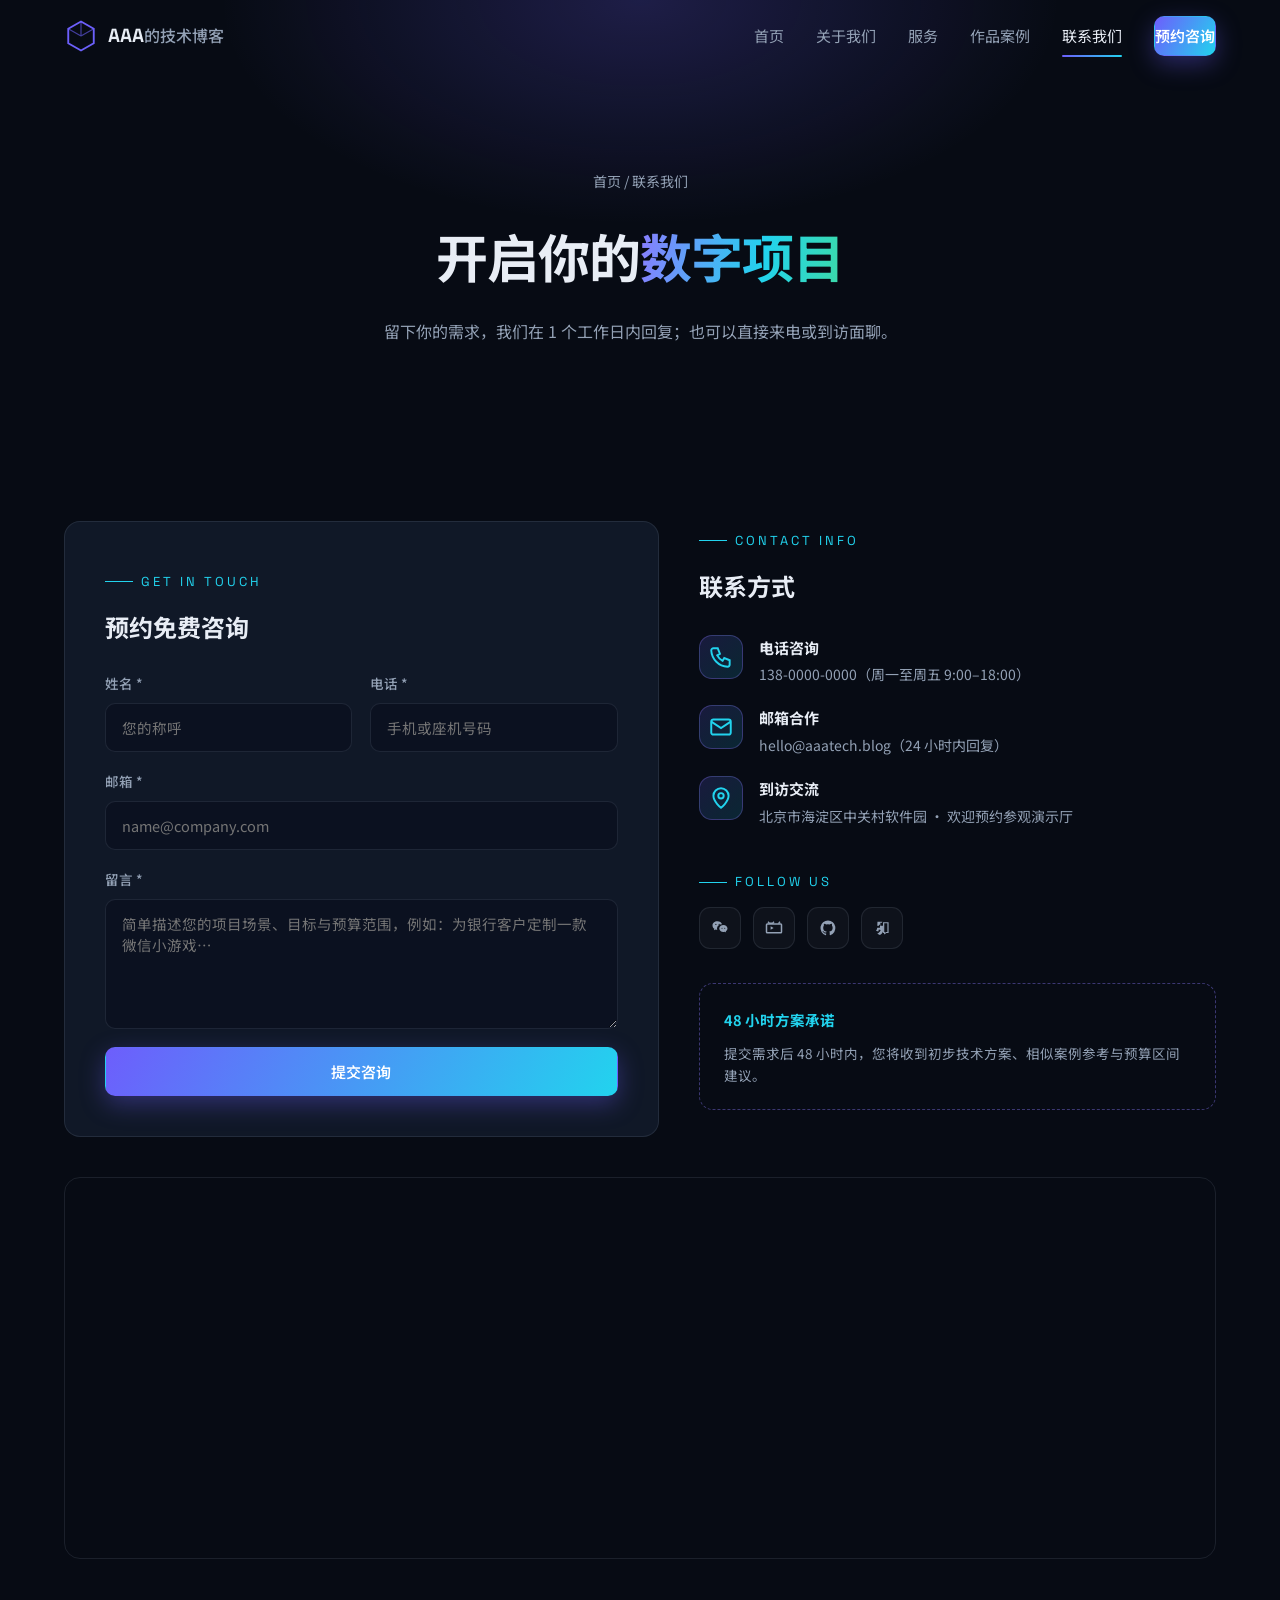
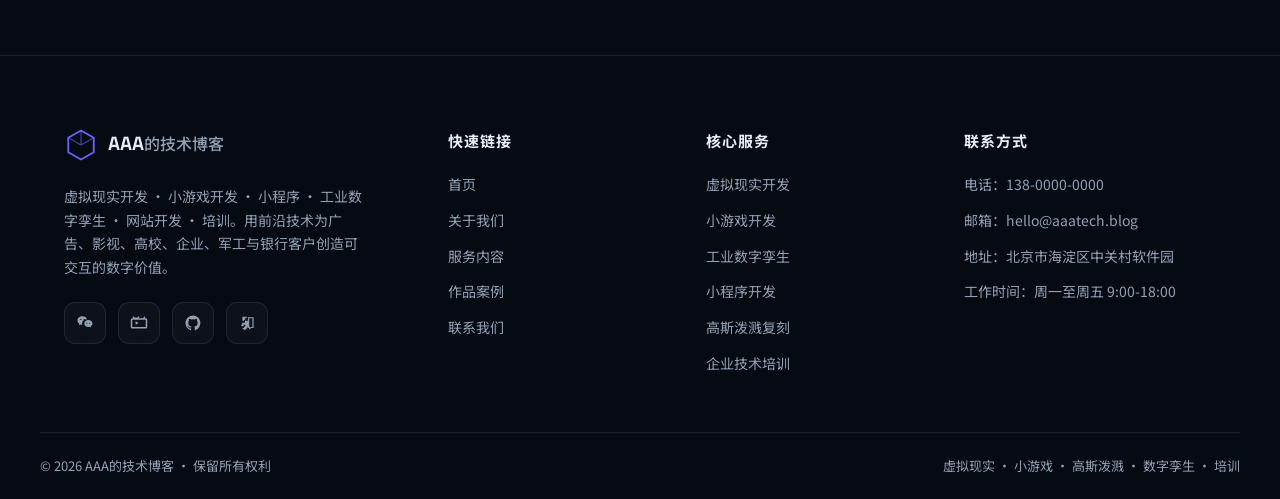
<file: contact.html>
﻿<!DOCTYPE html>
<html lang="zh-CN">
<head>
<meta charset="UTF-8">
<meta name="viewport" content="width=device-width, initial-scale=1.0">
<title>联系我们 | 预约 VR 开发 · 小游戏 · 数字孪生免费咨询 - AAA的技术博客</title>
<meta name="description" content="联系 AAA的技术博客，预约虚拟现实开发、小游戏开发、小程序、工业数字孪生、网站开发与培训免费咨询。电话 138-0000-0000，邮箱 hello@aaatech.blog，48 小时内回复。">
<meta name="keywords" content="虚拟现实咨询,小游戏定制,培训预约,高斯泼溅,数字孪生报价">
<link rel="preconnect" href="https://fonts.googleapis.com">
<link rel="preconnect" href="https://fonts.gstatic.com" crossorigin>
<link href="https://fonts.googleapis.com/css2?family=Noto+Sans+SC:wght@400;500;700;900&family=Space+Grotesk:wght@500;700&display=swap" rel="stylesheet">
<link rel="stylesheet" href="css/style.css">
</head>
<body>

<header class="header" id="header">
  <div class="container header-inner">
    <a href="index.html" class="logo" aria-label="AAA的技术博客 首页">
      <svg class="logo-mark" viewBox="0 0 40 40" fill="none" aria-hidden="true">
        <path d="M20 3 35 11.5v17L20 37 5 28.5v-17L20 3Z" stroke="url(#lg1)" stroke-width="2.2"/>
        <path d="M20 3v17m0 0L5 11.5M20 20l15-8.5" stroke="url(#lg1)" stroke-width="1.4" opacity=".6"/>
        <defs><linearGradient id="lg1" x1="0" y1="0" x2="40" y2="40"><stop stop-color="#6d5efc"/><stop offset="1" stop-color="#22d3ee"/></linearGradient></defs>
      </svg>
      <span>AAA<em>的技术博客</em></span>
    </a>
    <nav class="nav" id="nav" aria-label="主导航">
      <a href="index.html">首页</a>
      <a href="about.html">关于我们</a>
      <a href="services.html">服务</a>
      <a href="portfolio.html">作品案例</a>
      <a href="contact.html">联系我们</a>
      <a href="contact.html" class="btn btn-primary btn-sm nav-cta">预约咨询</a>
    </nav>
    <button class="menu-toggle" id="menuToggle" aria-label="打开菜单" aria-expanded="false">
      <span></span><span></span><span></span>
    </button>
  </div>
</header>

<main>

  <section class="page-hero">
    <div class="container">
      <p class="crumbs"><a href="index.html">首页</a> / 联系我们</p>
      <h1>开启你的<span class="grad-text">数字项目</span></h1>
      <p class="sub">留下你的需求，我们在 1 个工作日内回复；也可以直接来电或到访面聊。</p>
    </div>
  </section>

  <section class="section" aria-labelledby="contact-title">
    <div class="container">
      <h2 id="contact-title" style="position:absolute;width:1px;height:1px;overflow:hidden;clip:rect(0 0 0 0)">联系表单与信息</h2>
      <div class="contact-grid">

        <div class="form-card reveal">
          <span class="eyebrow">Get in Touch</span>
          <h3 style="font-size:24px;margin-bottom:24px">预约免费咨询</h3>
          <form id="contactForm" novalidate>
            <div class="form-row">
              <div class="field">
                <label for="name">姓名 *</label>
                <input type="text" id="name" name="name" placeholder="您的称呼" autocomplete="name" required>
              </div>
              <div class="field">
                <label for="phone">电话 *</label>
                <input type="tel" id="phone" name="phone" placeholder="手机或座机号码" autocomplete="tel" required>
              </div>
            </div>
            <div class="field">
              <label for="email">邮箱 *</label>
              <input type="email" id="email" name="email" placeholder="name@company.com" autocomplete="email" required>
            </div>
            <div class="field">
              <label for="message">留言 *</label>
              <textarea id="message" name="message" placeholder="简单描述您的项目场景、目标与预算范围，例如：为银行客户定制一款微信小游戏…" required></textarea>
            </div>
            <button type="submit" class="btn btn-primary" style="width:100%">提交咨询</button>
            <p class="form-msg" id="formMsg" role="status" aria-live="polite"></p>
          </form>
        </div>

        <div class="reveal d1">
          <span class="eyebrow">Contact Info</span>
          <h3 style="font-size:24px">联系方式</h3>
          <ul class="info-list">
            <li>
              <div class="icon-box"><svg viewBox="0 0 24 24" fill="none" stroke-width="1.8"><path d="M5 4h4l2 5-2.5 1.5a12 12 0 0 0 5 5L15 13l5 2v4a2 2 0 0 1-2 2A16 16 0 0 1 3 6a2 2 0 0 1 2-2Z"/></svg></div>
              <div><b>电话咨询</b><span><a href="tel:+8613800000000">138-0000-0000</a>（周一至周五 9:00–18:00）</span></div>
            </li>
            <li>
              <div class="icon-box"><svg viewBox="0 0 24 24" fill="none" stroke-width="1.8"><rect x="3" y="5" width="18" height="14" rx="2"/><path d="m3 7 9 6 9-6"/></svg></div>
              <div><b>邮箱合作</b><span><a href="mailto:hello@aaatech.blog">hello@aaatech.blog</a>（24 小时内回复）</span></div>
            </li>
            <li>
              <div class="icon-box"><svg viewBox="0 0 24 24" fill="none" stroke-width="1.8"><path d="M12 21s-7-5.5-7-11a7 7 0 0 1 14 0c0 5.5-7 11-7 11Z"/><circle cx="12" cy="10" r="2.5"/></svg></div>
              <div><b>到访交流</b><span>北京市海淀区中关村软件园 · 欢迎预约参观演示厅</span></div>
            </li>
          </ul>
          <span class="eyebrow">Follow Us</span>
          <div class="social-row">
            <a href="https://weixin.qq.com" target="_blank" rel="noopener" aria-label="微信公众号">
              <svg viewBox="0 0 24 24"><path d="M8.5 3C4.9 3 2 5.5 2 8.6c0 1.8 1 3.4 2.5 4.5l-.6 2 2.2-1.1c.6.2 1.3.3 2 .3h.4A5.4 5.4 0 0 1 8 12.5c0-3 2.9-5.4 6.4-5.4h.3C14 4.7 11.5 3 8.5 3Zm-2 3.4a.8.8 0 1 1 0 1.6.8.8 0 0 1 0-1.6Zm4.4 0a.8.8 0 1 1 0 1.6.8.8 0 0 1 0-1.6ZM22 12.6c0-2.6-2.5-4.7-5.5-4.7S11 10 11 12.6s2.5 4.7 5.5 4.7c.6 0 1.2-.1 1.8-.3l1.9.9-.5-1.7c1.4-.9 2.3-2.2 2.3-3.6Zm-7.3-1a.7.7 0 1 1 0 1.4.7.7 0 0 1 0-1.4Zm3.6 0a.7.7 0 1 1 0 1.4.7.7 0 0 1 0-1.4Z"/></svg>
            </a>
            <a href="https://space.bilibili.com" target="_blank" rel="noopener" aria-label="哔哩哔哩">
              <svg viewBox="0 0 24 24"><path d="M17.8 4.7 19.5 3l1.2 1.2-1.5 1.5H21a2 2 0 0 1 2 2v9.5a2 2 0 0 1-2 2H3a2 2 0 0 1-2-2V7.7a2 2 0 0 1 2-2h1.8L3.3 4.2 4.5 3l1.7 1.7h3.6L11.5 3l1.2 1.2-1.5 1.5h6.6ZM3 7.7v9.5h18V7.7H3Zm4.5 2 4 2.3-4 2.3V9.7Z"/></svg>
            </a>
            <a href="https://github.com" target="_blank" rel="noopener" aria-label="GitHub">
              <svg viewBox="0 0 24 24"><path d="M12 2a10 10 0 0 0-3.2 19.5c.5.1.7-.2.7-.5v-1.7c-2.8.6-3.4-1.2-3.4-1.2-.4-1.1-1.1-1.5-1.1-1.5-.9-.6.1-.6.1-.6 1 .1 1.5 1 1.5 1 .9 1.6 2.4 1.1 3 .9.1-.7.4-1.1.6-1.4-2.2-.3-4.6-1.1-4.6-5 0-1.1.4-2 1-2.7-.1-.2-.4-1.2.1-2.6 0 0 .8-.3 2.7 1a9.4 9.4 0 0 1 5 0c1.9-1.3 2.7-1 2.7-1 .5 1.4.2 2.4.1 2.6.6.7 1 1.6 1 2.7 0 3.9-2.4 4.7-4.6 5 .4.3.7.9.7 1.9V21c0 .3.2.6.7.5A10 10 0 0 0 12 2Z"/></svg>
            </a>
            <a href="https://www.zhihu.com" target="_blank" rel="noopener" aria-label="知乎">
              <svg viewBox="0 0 24 24"><path d="M13.4 18.8h1.2l.5 1.8 2.6-1.8h3.1V4.2H13.4v14.6Zm1.6-13h4.2v11.4h-1.5l-1.7 1.2-.3-1.2h-.7V5.8ZM11.9 9H9.7c.1-1.4.1-2.7.1-3.9h2.3c0-.5.1-1 .3-1.4H5.9s.1 3.1-.3 5.3H8c0-.5.1-1 .1-1.4h1.2v3.9H5.7c-.3 1.5-.8 3-1.7 4.2l3 .8c.3-.8.6-1.6.8-2.4l2.4.7c-.5 1.7-1.4 3.2-4.5 4.7l3.6 1.7c2.1-1.3 3.3-2.9 4-4.7V9h-1.4Z"/></svg>
            </a>
          </div>
          <div style="margin-top:34px;padding:22px 24px;border:1px dashed rgba(139,123,255,.4);border-radius:14px">
            <b style="color:var(--primary-2);font-size:14.5px">48 小时方案承诺</b>
            <p style="color:var(--muted);font-size:13.5px;margin-top:8px">提交需求后 48 小时内，您将收到初步技术方案、相似案例参考与预算区间建议。</p>
          </div>
        </div>

      </div>

      <div class="map-wrap reveal">
        <iframe
          title="AAA的技术博客公司位置地图 - 北京市海淀区中关村软件园"
          src="https://www.openstreetmap.org/export/embed.html?bbox=116.28%2C39.98%2C116.35%2C40.02&amp;layer=mapnik&amp;marker=40.0%2C116.315"
          loading="lazy" referrerpolicy="no-referrer-when-downgrade"></iframe>
      </div>
    </div>
  </section>

</main>

<footer class="footer">
  <div class="container footer-grid">
    <div>
      <a href="index.html" class="logo">
        <svg class="logo-mark" viewBox="0 0 40 40" fill="none" aria-hidden="true">
          <path d="M20 3 35 11.5v17L20 37 5 28.5v-17L20 3Z" stroke="url(#lg2)" stroke-width="2.2"/>
          <path d="M20 3v17m0 0L5 11.5M20 20l15-8.5" stroke="url(#lg2)" stroke-width="1.4" opacity=".6"/>
          <defs><linearGradient id="lg2" x1="0" y1="0" x2="40" y2="40"><stop stop-color="#6d5efc"/><stop offset="1" stop-color="#22d3ee"/></linearGradient></defs>
        </svg>
        <span>AAA<em>的技术博客</em></span>
      </a>
      <p>虚拟现实开发 · 小游戏开发 · 小程序 · 工业数字孪生 · 网站开发 · 培训。用前沿技术为广告、影视、高校、企业、军工与银行客户创造可交互的数字价值。</p>
      <div class="social-row">
        <a href="https://weixin.qq.com" target="_blank" rel="noopener" aria-label="微信公众号">
          <svg viewBox="0 0 24 24"><path d="M8.5 3C4.9 3 2 5.5 2 8.6c0 1.8 1 3.4 2.5 4.5l-.6 2 2.2-1.1c.6.2 1.3.3 2 .3h.4A5.4 5.4 0 0 1 8 12.5c0-3 2.9-5.4 6.4-5.4h.3C14 4.7 11.5 3 8.5 3Zm-2 3.4a.8.8 0 1 1 0 1.6.8.8 0 0 1 0-1.6Zm4.4 0a.8.8 0 1 1 0 1.6.8.8 0 0 1 0-1.6ZM22 12.6c0-2.6-2.5-4.7-5.5-4.7S11 10 11 12.6s2.5 4.7 5.5 4.7c.6 0 1.2-.1 1.8-.3l1.9.9-.5-1.7c1.4-.9 2.3-2.2 2.3-3.6Zm-7.3-1a.7.7 0 1 1 0 1.4.7.7 0 0 1 0-1.4Zm3.6 0a.7.7 0 1 1 0 1.4.7.7 0 0 1 0-1.4Z"/></svg>
        </a>
        <a href="https://space.bilibili.com" target="_blank" rel="noopener" aria-label="哔哩哔哩">
          <svg viewBox="0 0 24 24"><path d="M17.8 4.7 19.5 3l1.2 1.2-1.5 1.5H21a2 2 0 0 1 2 2v9.5a2 2 0 0 1-2 2H3a2 2 0 0 1-2-2V7.7a2 2 0 0 1 2-2h1.8L3.3 4.2 4.5 3l1.7 1.7h3.6L11.5 3l1.2 1.2-1.5 1.5h6.6ZM3 7.7v9.5h18V7.7H3Zm4.5 2 4 2.3-4 2.3V9.7Z"/></svg>
        </a>
        <a href="https://github.com" target="_blank" rel="noopener" aria-label="GitHub">
          <svg viewBox="0 0 24 24"><path d="M12 2a10 10 0 0 0-3.2 19.5c.5.1.7-.2.7-.5v-1.7c-2.8.6-3.4-1.2-3.4-1.2-.4-1.1-1.1-1.5-1.1-1.5-.9-.6.1-.6.1-.6 1 .1 1.5 1 1.5 1 .9 1.6 2.4 1.1 3 .9.1-.7.4-1.1.6-1.4-2.2-.3-4.6-1.1-4.6-5 0-1.1.4-2 1-2.7-.1-.2-.4-1.2.1-2.6 0 0 .8-.3 2.7 1a9.4 9.4 0 0 1 5 0c1.9-1.3 2.7-1 2.7-1 .5 1.4.2 2.4.1 2.6.6.7 1 1.6 1 2.7 0 3.9-2.4 4.7-4.6 5 .4.3.7.9.7 1.9V21c0 .3.2.6.7.5A10 10 0 0 0 12 2Z"/></svg>
        </a>
        <a href="https://www.zhihu.com" target="_blank" rel="noopener" aria-label="知乎">
          <svg viewBox="0 0 24 24"><path d="M13.4 18.8h1.2l.5 1.8 2.6-1.8h3.1V4.2H13.4v14.6Zm1.6-13h4.2v11.4h-1.5l-1.7 1.2-.3-1.2h-.7V5.8ZM11.9 9H9.7c.1-1.4.1-2.7.1-3.9h2.3c0-.5.1-1 .3-1.4H5.9s.1 3.1-.3 5.3H8c0-.5.1-1 .1-1.4h1.2v3.9H5.7c-.3 1.5-.8 3-1.7 4.2l3 .8c.3-.8.6-1.6.8-2.4l2.4.7c-.5 1.7-1.4 3.2-4.5 4.7l3.6 1.7c2.1-1.3 3.3-2.9 4-4.7V9h-1.4Z"/></svg>
        </a>
      </div>
    </div>
    <div>
      <h4>快速链接</h4>
      <div class="footer-links">
        <a href="index.html">首页</a>
        <a href="about.html">关于我们</a>
        <a href="services.html">服务内容</a>
        <a href="portfolio.html">作品案例</a>
        <a href="contact.html">联系我们</a>
      </div>
    </div>
    <div>
      <h4>核心服务</h4>
      <div class="footer-links">
        <a href="services.html">虚拟现实开发</a>
        <a href="services.html">小游戏开发</a>
        <a href="services.html">工业数字孪生</a>
        <a href="services.html">小程序开发</a>
        <a href="services.html">高斯泼溅复刻</a>
        <a href="services.html">企业技术培训</a>
      </div>
    </div>
    <div>
      <h4>联系方式</h4>
      <div class="footer-links">
        <a href="tel:+8613800000000">电话：138-0000-0000</a>
        <a href="mailto:hello@aaatech.blog">邮箱：hello@aaatech.blog</a>
        <a href="contact.html">地址：北京市海淀区中关村软件园</a>
        <a href="contact.html">工作时间：周一至周五 9:00-18:00</a>
      </div>
    </div>
  </div>
  <div class="container footer-bottom">
    <span>© 2026 AAA的技术博客 · 保留所有权利</span>
    <span>虚拟现实 · 小游戏 · 高斯泼溅 · 数字孪生 · 培训</span>
  </div>
</footer>

<script src="js/main.js"></script>
</body>
</html>
</file>
<file: css/style.css>
:root {
  --bg: #070b14;
  --bg-soft: #0b1120;
  --card: #101827;
  --card-hover: #16203a;
  --border: rgba(148, 163, 184, 0.14);
  --text: #e8edf5;
  --muted: #93a1b5;
  --primary: #6d5efc;
  --primary-2: #22d3ee;
  --grad: linear-gradient(120deg, #6d5efc 0%, #22d3ee 100%);
  --grad-text: linear-gradient(100deg, #8b7bff 0%, #22d3ee 60%, #4ade80 120%);
  --radius: 16px;
  --shadow: 0 20px 50px rgba(2, 6, 23, 0.55);
  --container: 1200px;
  --font: "Noto Sans SC", "PingFang SC", "Microsoft YaHei", sans-serif;
  --font-en: "Space Grotesk", "Noto Sans SC", sans-serif;
}

* { margin: 0; padding: 0; box-sizing: border-box; }

html { scroll-behavior: smooth; }

body {
  font-family: var(--font);
  background: var(--bg);
  color: var(--text);
  line-height: 1.7;
  overflow-x: hidden;
  -webkit-font-smoothing: antialiased;
}

img { max-width: 100%; display: block; }
a { color: inherit; text-decoration: none; }
ul { list-style: none; }

.container { max-width: var(--container); margin: 0 auto; padding: 0 24px; }

.section { padding: 96px 0; }
.section-alt { background: var(--bg-soft); }

.section-head { max-width: 720px; margin: 0 auto 56px; text-align: center; }
.eyebrow {
  display: inline-flex; align-items: center; gap: 8px;
  font-size: 13px; letter-spacing: 3px; color: var(--primary-2);
  text-transform: uppercase; margin-bottom: 14px; font-family: var(--font-en);
}
.eyebrow::before { content: ""; width: 28px; height: 1px; background: var(--primary-2); }
.section-head h1, .section-head h2 {
  font-size: clamp(28px, 4vw, 44px); line-height: 1.25; letter-spacing: -0.5px;
}
.section-head p { color: var(--muted); margin-top: 16px; font-size: 16px; }

.grad-text { background: var(--grad-text); -webkit-background-clip: text; background-clip: text; color: transparent; }

/* ===== Buttons ===== */
.btn {
  display: inline-flex; align-items: center; justify-content: center; gap: 8px;
  padding: 13px 28px; border-radius: 10px; font-size: 15px; font-weight: 600;
  border: 1px solid transparent; cursor: pointer; transition: all .25s ease;
  font-family: var(--font);
}
.btn-primary { background: var(--grad); color: #fff; box-shadow: 0 8px 24px rgba(109, 94, 252, 0.35); }
.btn-primary:hover { transform: translateY(-2px); box-shadow: 0 12px 32px rgba(34, 211, 238, 0.4); }
.btn-ghost { border-color: var(--border); color: var(--text); background: rgba(255,255,255,0.04); }
.btn-ghost:hover { border-color: var(--primary-2); color: var(--primary-2); transform: translateY(-2px); }
.btn-sm { padding: 9px 20px; font-size: 14px; }

/* ===== Header ===== */
.header {
  position: fixed; top: 0; left: 0; right: 0; z-index: 100;
  transition: background .3s ease, box-shadow .3s ease, border-color .3s ease;
  border-bottom: 1px solid transparent;
}
.header.scrolled {
  background: rgba(7, 11, 20, 0.85);
  backdrop-filter: blur(14px);
  border-bottom-color: var(--border);
  box-shadow: 0 10px 30px rgba(2, 6, 23, 0.4);
}
.header-inner { display: flex; align-items: center; justify-content: space-between; height: 72px; }
.logo { display: inline-flex; align-items: center; gap: 10px; font-family: var(--font-en); font-weight: 700; font-size: 19px; z-index: 102; }
.logo-mark { width: 34px; height: 34px; flex: none; }
.logo span em { font-style: normal; font-weight: 500; font-size: 16px; color: var(--muted); }

.nav { display: flex; align-items: center; gap: 32px; }
.nav > a { font-size: 15px; color: var(--muted); position: relative; padding: 6px 0; transition: color .2s; }
.nav > a:hover, .nav > a.active { color: var(--text); }
.nav > a.active::after {
  content: ""; position: absolute; left: 0; right: 0; bottom: -2px; height: 2px;
  background: var(--grad); border-radius: 2px;
}
.nav .nav-cta { color: #fff; }
.nav .nav-cta:hover { color: #fff; }
.nav .nav-cta::after { display: none; }

.menu-toggle {
  display: none; flex-direction: column; gap: 5px; background: none; border: 0;
  cursor: pointer; padding: 8px; z-index: 102;
}
.menu-toggle span { width: 24px; height: 2px; background: var(--text); border-radius: 2px; transition: all .3s; }
.menu-toggle.open span:nth-child(1) { transform: translateY(7px) rotate(45deg); }
.menu-toggle.open span:nth-child(2) { opacity: 0; }
.menu-toggle.open span:nth-child(3) { transform: translateY(-7px) rotate(-45deg); }

/* ===== Hero ===== */
.hero {
  position: relative; min-height: 100vh; display: flex; align-items: center;
  padding: 140px 0 100px; overflow: hidden;
}
.hero-bg {
  position: absolute; inset: 0; background-size: cover; background-position: center;
  opacity: 0.22; filter: saturate(1.2);
}
.hero::before {
  content: ""; position: absolute; inset: 0;
  background:
    radial-gradient(600px 400px at 15% 20%, rgba(109, 94, 252, 0.28), transparent 65%),
    radial-gradient(700px 500px at 85% 70%, rgba(34, 211, 238, 0.18), transparent 65%),
    linear-gradient(180deg, rgba(7,11,20,0.4) 0%, var(--bg) 92%);
}
.hero-grid-lines {
  position: absolute; inset: 0;
  background-image: linear-gradient(rgba(148,163,184,0.05) 1px, transparent 1px),
    linear-gradient(90deg, rgba(148,163,184,0.05) 1px, transparent 1px);
  background-size: 56px 56px;
  mask-image: radial-gradient(ellipse 80% 60% at 50% 40%, #000 30%, transparent 75%);
}
.hero .container { position: relative; z-index: 2; }
.hero-inner { max-width: 820px; }
.hero-badge {
  display: inline-flex; align-items: center; gap: 10px;
  padding: 8px 18px; border-radius: 999px; margin-bottom: 28px;
  background: rgba(109, 94, 252, 0.12); border: 1px solid rgba(139, 123, 255, 0.35);
  color: #b9aeff; font-size: 13.5px;
}
.hero-badge i {
  width: 8px; height: 8px; border-radius: 50%; background: #4ade80;
  box-shadow: 0 0 10px #4ade80; animation: pulse 2s infinite; font-style: normal;
}
@keyframes pulse { 50% { opacity: .4; } }
.hero h1 { font-size: clamp(36px, 6vw, 64px); line-height: 1.18; letter-spacing: -1px; font-weight: 800; }
.hero p.lead { color: var(--muted); font-size: clamp(16px, 2vw, 19px); margin: 24px 0 40px; max-width: 640px; }
.hero-actions { display: flex; gap: 16px; flex-wrap: wrap; }
.hero-stats { display: flex; gap: 48px; margin-top: 72px; flex-wrap: wrap; }
.hero-stats .stat b { font-family: var(--font-en); font-size: clamp(28px, 3.4vw, 40px); display: block; letter-spacing: -1px; }
.hero-stats .stat span { color: var(--muted); font-size: 14px; }

/* ===== Trust bar ===== */
.trust { border-block: 1px solid var(--border); background: rgba(255,255,255,0.015); padding: 32px 0; }
.trust-inner { display: flex; align-items: center; justify-content: space-between; gap: 24px; flex-wrap: wrap; }
.trust-label { color: var(--muted); font-size: 14px; white-space: nowrap; }
.trust-items { display: flex; gap: 40px; flex-wrap: wrap; }
.trust-items span {
  font-family: var(--font-en); font-weight: 600; font-size: 17px; letter-spacing: 1px;
  color: rgba(232, 237, 245, 0.55); transition: color .25s;
}
.trust-items span:hover { color: var(--primary-2); }

/* ===== Cards / grids ===== */
.grid-3 { display: grid; grid-template-columns: repeat(3, 1fr); gap: 24px; }
.grid-2 { display: grid; grid-template-columns: repeat(2, 1fr); gap: 24px; }

.card {
  background: var(--card); border: 1px solid var(--border); border-radius: var(--radius);
  padding: 34px 30px; transition: transform .3s ease, border-color .3s ease, background .3s ease;
  position: relative; overflow: hidden;
}
.card:hover { transform: translateY(-6px); border-color: rgba(109, 94, 252, 0.45); background: var(--card-hover); }
.card h3 { font-size: 19px; margin-bottom: 12px; }
.card p { color: var(--muted); font-size: 14.5px; }

.icon-box {
  width: 52px; height: 52px; border-radius: 13px; display: flex; align-items: center; justify-content: center;
  background: linear-gradient(135deg, rgba(109,94,252,0.18), rgba(34,211,238,0.14));
  border: 1px solid rgba(139, 123, 255, 0.3); margin-bottom: 22px;
}
.icon-box svg { width: 26px; height: 26px; stroke: var(--primary-2); }

.card .card-num {
  position: absolute; top: 20px; right: 24px; font-family: var(--font-en);
  font-size: 44px; font-weight: 700; color: rgba(148, 163, 184, 0.08); line-height: 1;
}

.link-arrow {
  display: inline-flex; align-items: center; gap: 6px; margin-top: 18px;
  color: var(--primary-2); font-size: 14px; font-weight: 600;
}
.link-arrow::after { content: "→"; transition: transform .25s; }
.link-arrow:hover::after { transform: translateX(5px); }

/* ===== Split / about preview ===== */
.split { display: grid; grid-template-columns: 1.05fr 1fr; gap: 64px; align-items: center; }
.split-media { position: relative; }
.split-media img { border-radius: var(--radius); box-shadow: var(--shadow); }
.split-media::before {
  content: ""; position: absolute; inset: -20px 20px 20px -20px;
  border: 1px solid rgba(139,123,255,0.3); border-radius: var(--radius); z-index: -1;
}
.split-media .float-chip {
  position: absolute; right: -18px; bottom: 28px;
  background: rgba(16, 24, 39, 0.92); backdrop-filter: blur(10px);
  border: 1px solid rgba(139,123,255,0.4); border-radius: 14px; padding: 16px 20px;
  box-shadow: var(--shadow); animation: float 4.5s ease-in-out infinite;
}
.float-chip b { font-family: var(--font-en); font-size: 22px; display: block; }
.float-chip span { color: var(--muted); font-size: 12.5px; }
@keyframes float { 50% { transform: translateY(-10px); } }

.checklist { margin-top: 26px; display: grid; gap: 14px; }
.checklist li { display: flex; gap: 12px; align-items: flex-start; color: var(--muted); font-size: 15px; }
.checklist li::before {
  content: "✓"; flex: none; width: 22px; height: 22px; border-radius: 50%;
  background: rgba(74, 222, 128, 0.14); color: #4ade80; font-size: 12px;
  display: flex; align-items: center; justify-content: center; margin-top: 3px;
}

/* ===== Testimonials ===== */
.testimonial { display: flex; flex-direction: column; gap: 18px; }
.testimonial .stars { color: #facc15; letter-spacing: 3px; font-size: 15px; }
.testimonial blockquote { color: var(--text); font-size: 15px; line-height: 1.8; }
.testimonial .who { display: flex; align-items: center; gap: 14px; margin-top: auto; }
.testimonial .who img { width: 46px; height: 46px; border-radius: 50%; object-fit: cover; }
.testimonial .who b { display: block; font-size: 14.5px; }
.testimonial .who span { color: var(--muted); font-size: 12.5px; }

/* ===== CTA band ===== */
.cta-band {
  position: relative; overflow: hidden; border-radius: 24px;
  padding: 72px 48px; text-align: center;
  background:
    radial-gradient(500px 260px at 20% 0%, rgba(109,94,252,0.35), transparent 70%),
    radial-gradient(500px 260px at 80% 100%, rgba(34,211,238,0.25), transparent 70%),
    var(--card);
  border: 1px solid rgba(139,123,255,0.3);
}
.cta-band h2 { font-size: clamp(26px, 4vw, 40px); letter-spacing: -0.5px; }
.cta-band p { color: var(--muted); margin: 16px auto 34px; max-width: 560px; }
.cta-actions { display: flex; gap: 16px; justify-content: center; flex-wrap: wrap; }

/* ===== Page hero (inner pages) ===== */
.page-hero {
  position: relative; padding: 170px 0 80px; text-align: center; overflow: hidden;
}
.page-hero::before {
  content: ""; position: absolute; inset: 0;
  background:
    radial-gradient(600px 320px at 50% 0%, rgba(109,94,252,0.22), transparent 70%),
    linear-gradient(180deg, rgba(7,11,20,0) 0%, var(--bg) 100%);
}
.page-hero .container { position: relative; z-index: 1; }
.page-hero h1 { font-size: clamp(32px, 5vw, 52px); letter-spacing: -1px; }
.page-hero .crumbs { color: var(--muted); font-size: 14px; margin-bottom: 18px; }
.page-hero .crumbs a:hover { color: var(--primary-2); }
.page-hero p.sub { color: var(--muted); max-width: 640px; margin: 18px auto 0; }

/* ===== Services ===== */
.svc-img { border-radius: 12px; overflow: hidden; margin-bottom: 22px; aspect-ratio: 16/10; }
.svc-img img { width: 100%; height: 100%; object-fit: cover; transition: transform .5s ease; }
.card:hover .svc-img img { transform: scale(1.06); }
.svc-tags { display: flex; gap: 8px; flex-wrap: wrap; margin-top: 18px; }
.svc-tags span {
  font-size: 12px; padding: 4px 12px; border-radius: 999px;
  background: rgba(34, 211, 238, 0.08); border: 1px solid rgba(34, 211, 238, 0.22); color: #7ee6f7;
}

/* Steps */
.steps { counter-reset: step; display: grid; gap: 0; grid-template-columns: repeat(3, 1fr); row-gap: 48px; }
.step { position: relative; padding: 0 26px; }
.step::before {
  counter-increment: step; content: "0" counter(step);
  font-family: var(--font-en); font-size: 15px; font-weight: 700;
  background: var(--grad); -webkit-background-clip: text; background-clip: text; color: transparent;
  display: block; margin-bottom: 14px; letter-spacing: 1px;
}
.step::after {
  content: ""; position: absolute; top: 10px; left: 0; width: 1px; height: 120%;
  background: linear-gradient(180deg, rgba(139,123,255,0.5), transparent);
}
.step h3 { font-size: 17px; margin-bottom: 10px; }
.step p { color: var(--muted); font-size: 14px; }

/* FAQ */
.faq { max-width: 800px; margin: 0 auto; display: grid; gap: 14px; }
.faq-item { background: var(--card); border: 1px solid var(--border); border-radius: 14px; overflow: hidden; transition: border-color .25s; }
.faq-item.open { border-color: rgba(139,123,255,0.45); }
.faq-q {
  width: 100%; display: flex; justify-content: space-between; align-items: center; gap: 16px;
  padding: 20px 24px; background: none; border: 0; color: var(--text);
  font-family: var(--font); font-size: 15.5px; font-weight: 600; text-align: left; cursor: pointer;
}
.faq-q .chev { flex: none; transition: transform .3s; color: var(--primary-2); }
.faq-item.open .chev { transform: rotate(180deg); }
.faq-a { display: none; }
.faq-item.open .faq-a { display: block; animation: faqIn .3s ease; }
@keyframes faqIn { from { opacity: 0; transform: translateY(-6px); } to { opacity: 1; transform: none; } }
.faq-a p { padding: 0 24px 22px; color: var(--muted); font-size: 14.5px; }

/* ===== Portfolio ===== */
.filter-bar { display: flex; gap: 10px; flex-wrap: wrap; justify-content: center; margin-bottom: 48px; }
.filter-btn {
  padding: 9px 22px; border-radius: 999px; border: 1px solid var(--border);
  background: transparent; color: var(--muted); font-size: 14px; cursor: pointer;
  font-family: var(--font); transition: all .25s;
}
.filter-btn:hover { color: var(--text); border-color: rgba(139,123,255,0.5); }
.filter-btn.active { background: var(--grad); color: #fff; border-color: transparent; box-shadow: 0 6px 18px rgba(109,94,252,0.35); }

.work { padding: 0; overflow: hidden; display: flex; flex-direction: column; }
.work .work-media { position: relative; aspect-ratio: 16/10; overflow: hidden; display: block; }
.work .work-media img { width: 100%; height: 100%; object-fit: cover; transition: transform .55s ease; }
.work:hover .work-media img { transform: scale(1.07); }
.work .work-cat {
  position: absolute; top: 14px; left: 14px; padding: 5px 14px; border-radius: 999px;
  background: rgba(7, 11, 20, 0.72); backdrop-filter: blur(8px);
  border: 1px solid rgba(139,123,255,0.4); font-size: 12px; color: #c9c1ff;
}
.work .work-body { padding: 24px 26px 28px; display: flex; flex-direction: column; flex: 1; }
.work .work-body h3 { font-size: 17.5px; }
.work .work-body p { margin-top: 8px; }
.work .work-body .link-arrow { margin-top: auto; padding-top: 16px; }
.work.hidden { display: none; }

/* ===== Contact ===== */
.contact-grid { display: grid; grid-template-columns: 1.15fr 1fr; gap: 40px; align-items: start; }
.form-card { background: var(--card); border: 1px solid var(--border); border-radius: var(--radius); padding: 40px; }
.form-row { display: grid; grid-template-columns: 1fr 1fr; gap: 18px; }
.field { display: flex; flex-direction: column; gap: 8px; margin-bottom: 18px; }
.field label { font-size: 13.5px; color: var(--muted); font-weight: 500; }
.field input, .field textarea {
  background: var(--bg-soft); border: 1px solid var(--border); border-radius: 10px;
  padding: 13px 16px; color: var(--text); font-family: var(--font); font-size: 14.5px;
  transition: border-color .25s, box-shadow .25s; width: 100%;
}
.field input:focus, .field textarea:focus {
  outline: none; border-color: var(--primary); box-shadow: 0 0 0 3px rgba(109, 94, 252, 0.18);
}
.field input.err, .field textarea.err { border-color: #f87171; }
.field textarea { resize: vertical; min-height: 130px; }
.form-msg { font-size: 14px; margin-top: 14px; display: none; }
.form-msg.ok { display: block; color: #4ade80; }
.form-msg.bad { display: block; color: #f87171; }

.info-list { display: grid; gap: 18px; margin: 28px 0 34px; }
.info-list li { display: flex; gap: 16px; align-items: flex-start; }
.info-list .icon-box { width: 44px; height: 44px; margin: 0; flex: none; }
.info-list b { display: block; font-size: 15px; }
.info-list span { color: var(--muted); font-size: 14px; }

.map-wrap { border-radius: var(--radius); overflow: hidden; border: 1px solid var(--border); margin-top: 40px; position: relative; }
.map-wrap iframe { width: 100%; height: 380px; border: 0; display: block; filter: grayscale(1) invert(0.92) contrast(0.9); }

.social-row { display: flex; gap: 12px; }
.social-row a {
  width: 42px; height: 42px; border-radius: 11px; display: flex; align-items: center; justify-content: center;
  border: 1px solid var(--border); background: rgba(255,255,255,0.03); transition: all .25s;
}
.social-row a svg { width: 18px; height: 18px; fill: var(--muted); transition: fill .25s; }
.social-row a:hover { border-color: var(--primary); transform: translateY(-3px); background: rgba(109,94,252,0.12); }
.social-row a:hover svg { fill: var(--primary-2); }

/* ===== Footer ===== */
.footer { border-top: 1px solid var(--border); background: #060a12; padding: 72px 0 0; margin-top: 0; }
.footer-grid { display: grid; grid-template-columns: 1.6fr 1fr 1fr 1.2fr; gap: 48px; padding-bottom: 56px; }
.footer h4 { font-size: 15px; margin-bottom: 20px; letter-spacing: 1px; }
.footer p { color: var(--muted); font-size: 14px; margin-top: 16px; max-width: 300px; }
.footer-links { display: grid; gap: 12px; }
.footer-links a { color: var(--muted); font-size: 14px; transition: color .2s, padding-left .2s; }
.footer-links a:hover { color: var(--primary-2); padding-left: 4px; }
.footer .social-row { margin-top: 22px; }
.footer-bottom {
  border-top: 1px solid var(--border); padding: 22px 0;
  display: flex; justify-content: space-between; gap: 12px; flex-wrap: wrap;
  color: var(--muted); font-size: 13px;
}

/* ===== Reveal animation ===== */
.reveal { opacity: 0; transform: translateY(28px); transition: opacity .7s ease, transform .7s ease; }
.reveal.in { opacity: 1; transform: none; }
.d1 { transition-delay: .08s; } .d2 { transition-delay: .16s; } .d3 { transition-delay: .24s; }
.d4 { transition-delay: .32s; } .d5 { transition-delay: .4s; }

/* ===== Responsive ===== */
@media (max-width: 1024px) {
  .grid-3 { grid-template-columns: repeat(2, 1fr); }
  .steps { grid-template-columns: repeat(2, 1fr); }
  .split { grid-template-columns: 1fr; gap: 48px; }
  .contact-grid { grid-template-columns: 1fr; }
  .footer-grid { grid-template-columns: 1fr 1fr; }
}

@media (max-width: 768px) {
  .section { padding: 72px 0; }
  .menu-toggle { display: flex; }
  .nav {
    position: fixed; inset: 0; z-index: 101; flex-direction: column; justify-content: center;
    gap: 28px; background: rgba(7, 11, 20, 0.97); backdrop-filter: blur(18px);
    transform: translateX(100%); transition: transform .35s ease;
  }
  .nav.open { transform: none; }
  .nav > a { font-size: 20px; }
  .grid-3, .grid-2 { grid-template-columns: 1fr; }
  .steps { grid-template-columns: 1fr; }
  .hero-stats { gap: 32px; }
  .hero { padding-top: 120px; }
  .trust-inner { justify-content: center; }
  .form-row { grid-template-columns: 1fr; }
  .footer-grid { grid-template-columns: 1fr; gap: 36px; }
  .cta-band { padding: 56px 24px; }
  .split-media::before { display: none; }
  .split-media .float-chip { right: 12px; }
}
</file>
